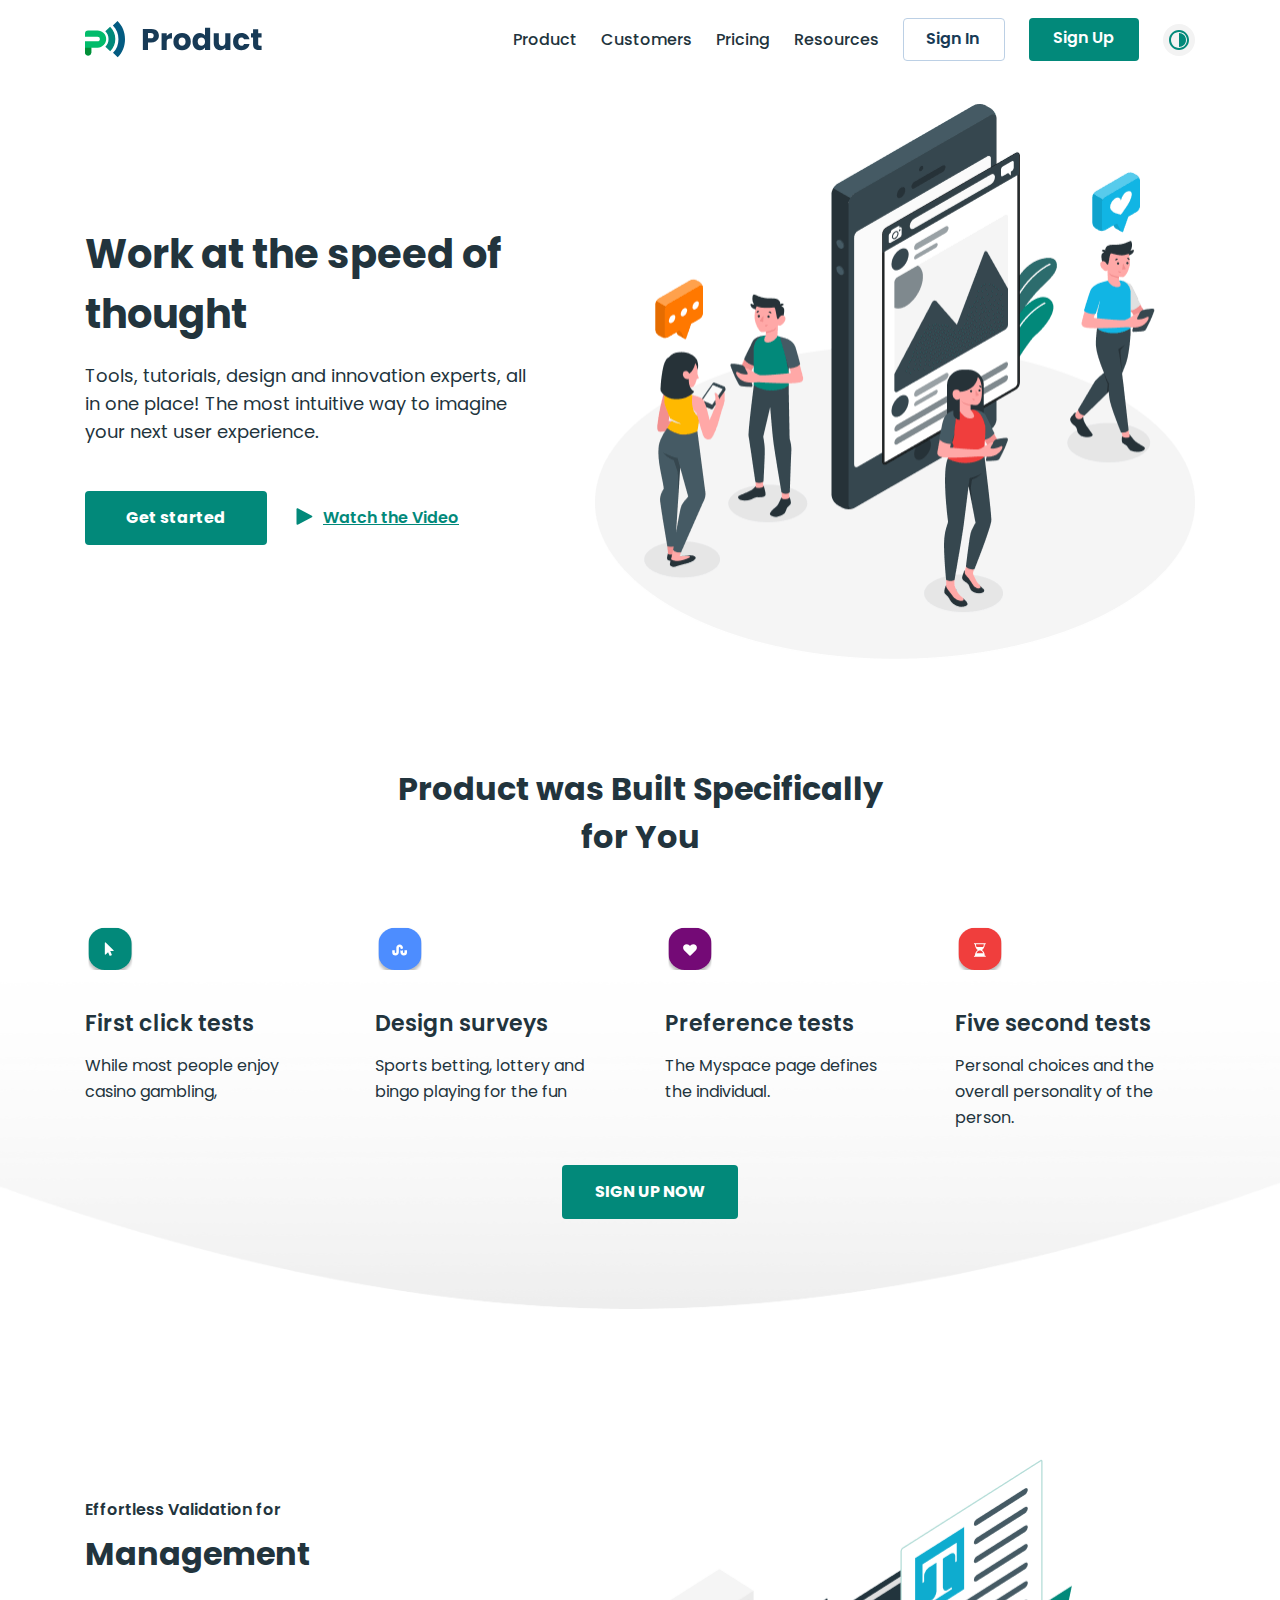
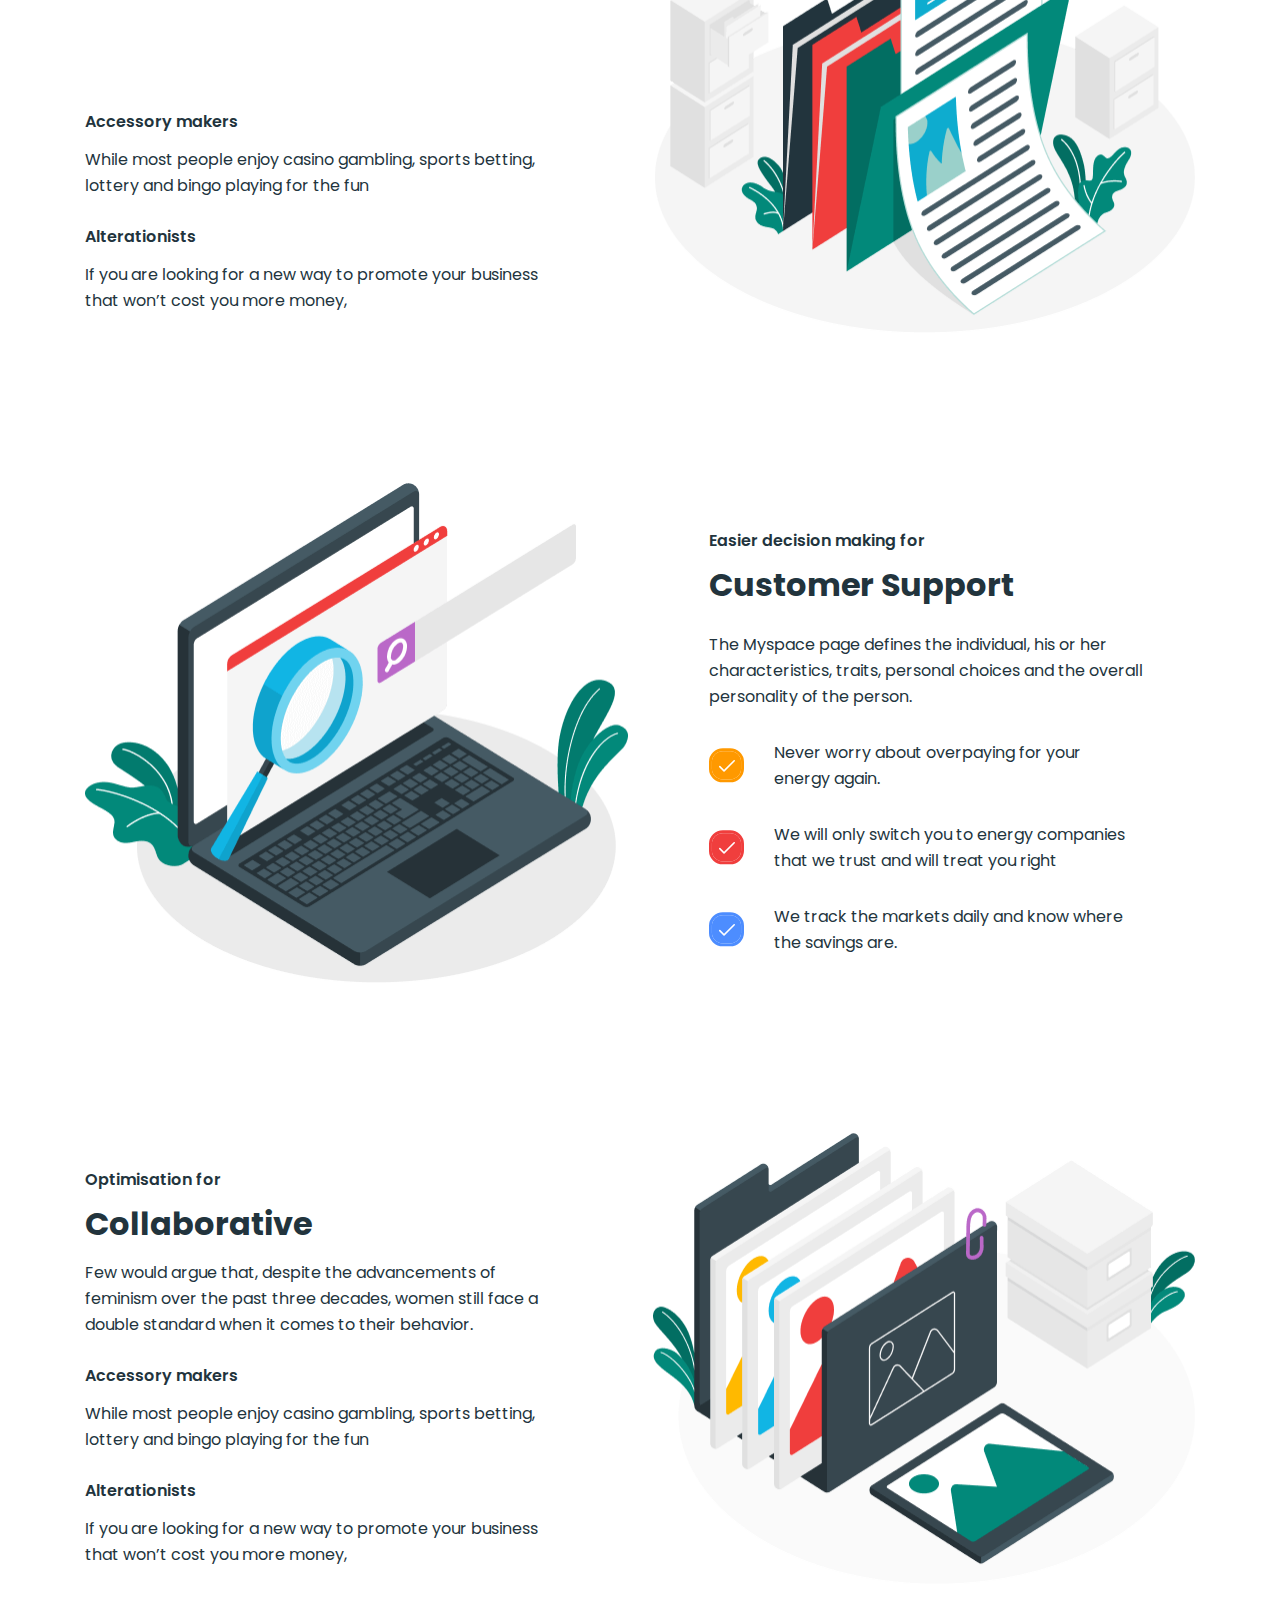
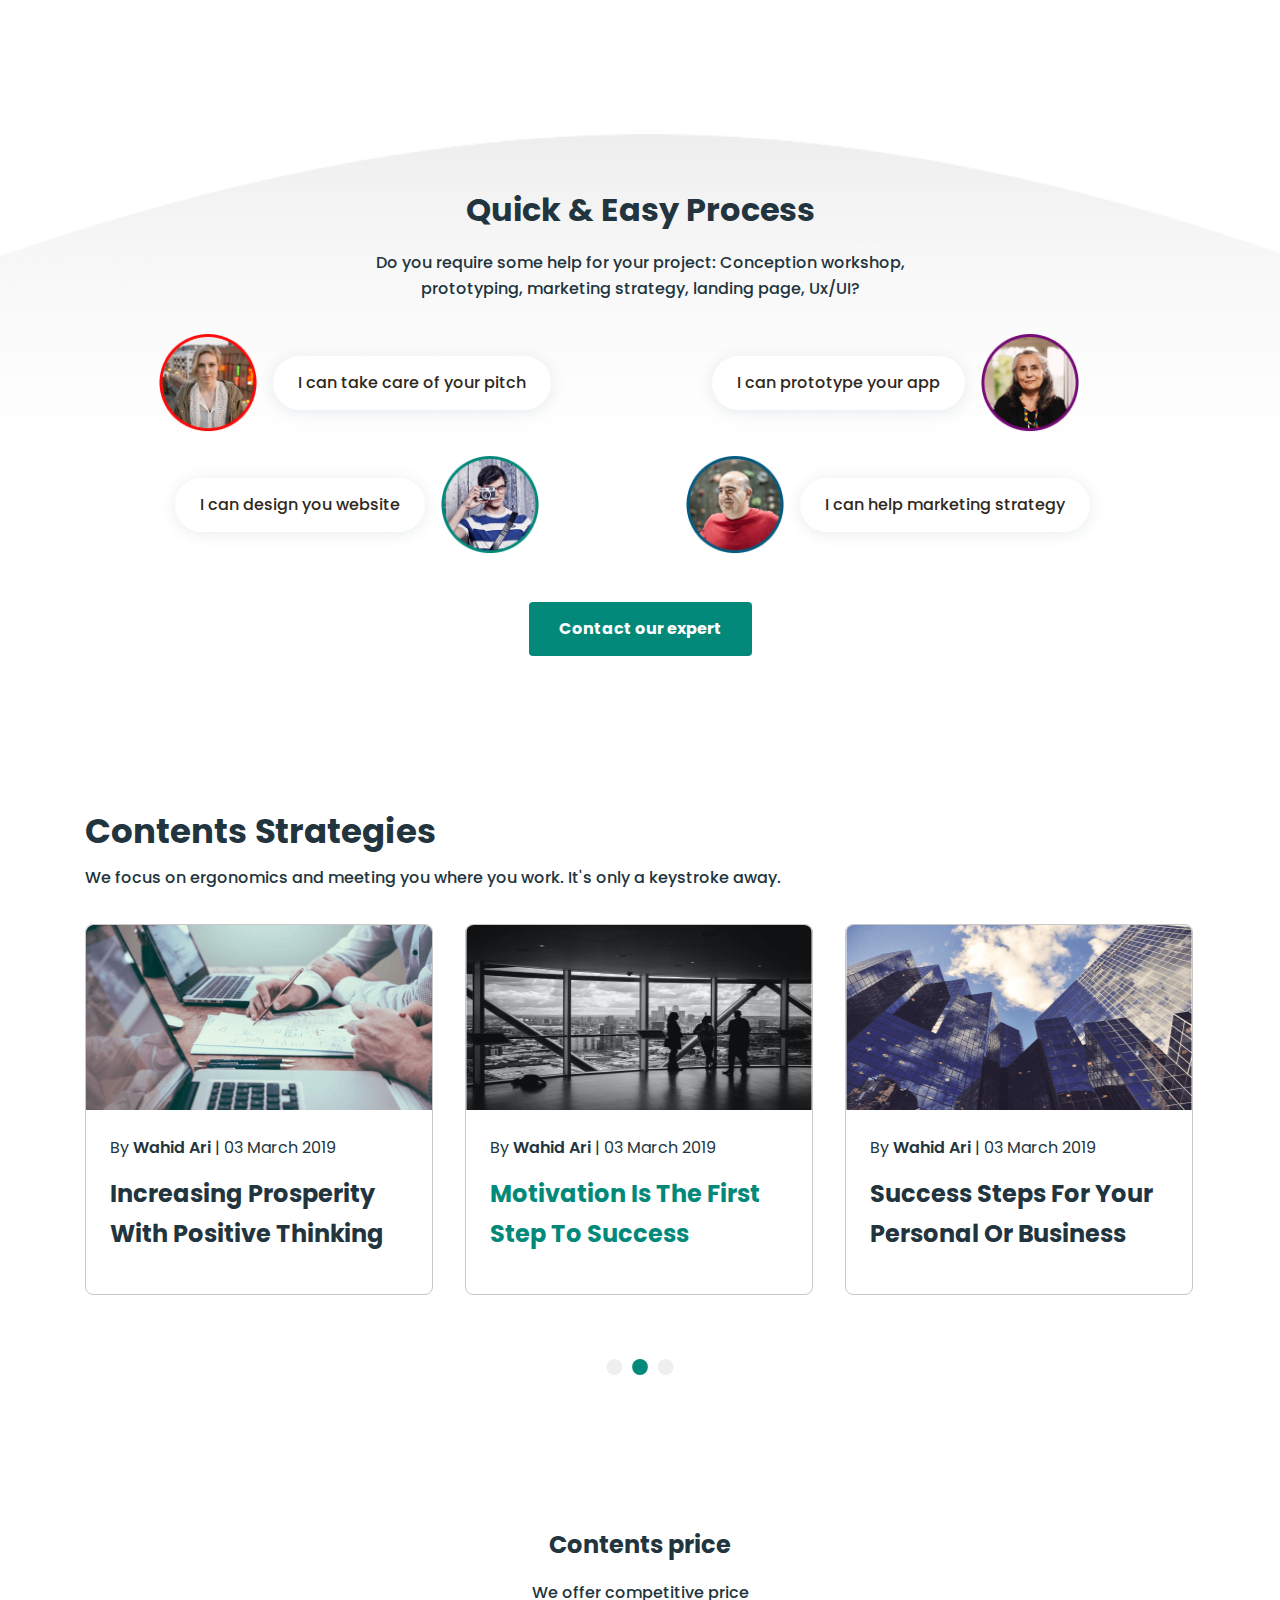
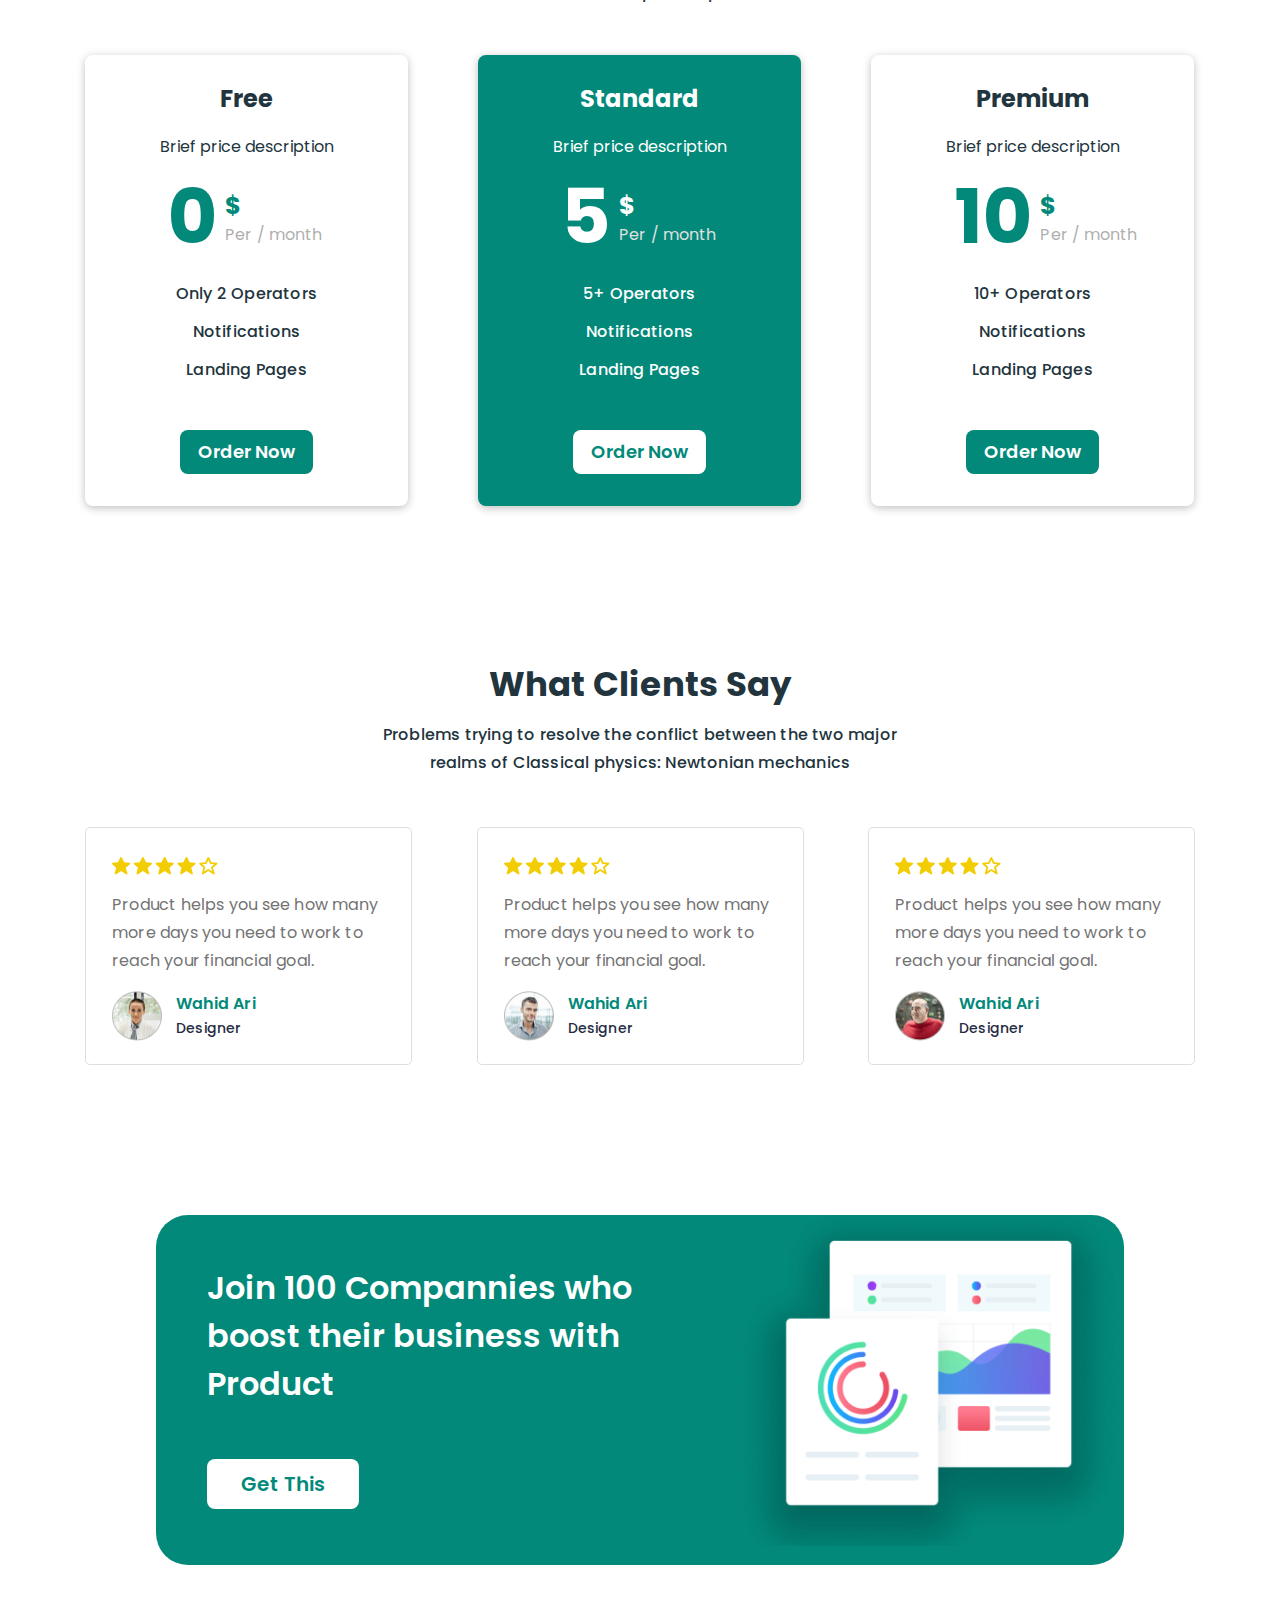
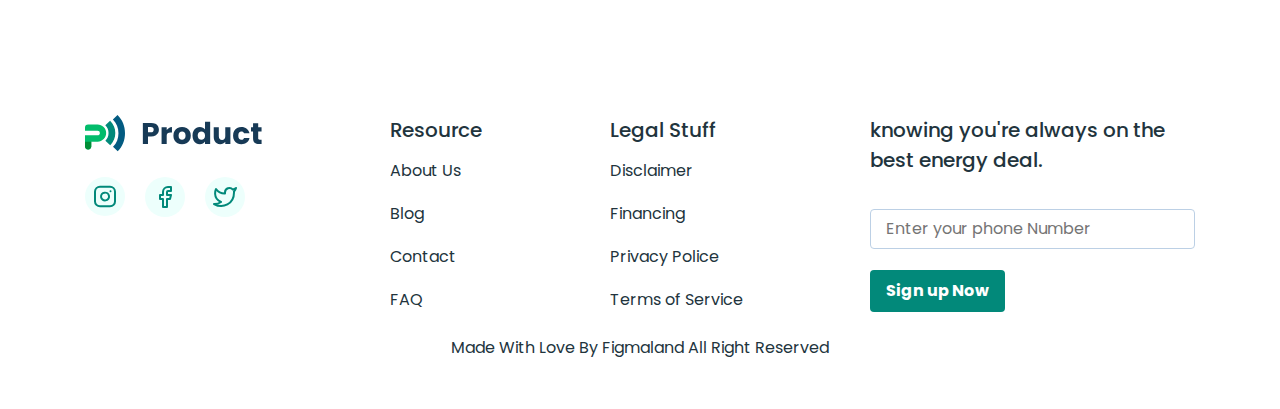
<file: index.html>
<!DOCTYPE html>
<html lang="en">

<head>
    <meta charset="UTF-8" />
    <meta http-equiv="X-UA-Compatible" content="IE=edge" />
    <meta name="viewport" content="width=device-width, initial-scale=1.0" />
    <title>My Product</title>
    <link rel="stylesheet" href="./css/main.css" />
    <!-- <link href="https://cdn.jsdelivr.net/npm/bootstrap@5.0.2/dist/css/bootstrap.min.css" rel="stylesheet"
        integrity="sha384-EVSTQN3/azprG1Anm3QDgpJLIm9Nao0Yz1ztcQTwFspd3yD65VohhpuuCOmLASjC" crossorigin="anonymous" /> -->
</head>

<body>
    <header class="header">
        <div class="container">
            <div class="header__inner">
                <a href="./index.html"><img src="./images/site-logo.svg" width="178" height="37" alt="site logo" /></a>
                <nav class="header__nav">
                    <ul class="header__list">
                        <li class="header__item">
                            <a class="header__link" href="./index.html">Product</a>
                        </li>
                        <li class="header__item">
                            <a class="header__link" href="./customers.html">Customers</a>
                        </li>
                        <li class="header__item">
                            <a class="header__link" href="./pricing.html">Pricing</a>
                        </li>
                        <li class="header__item">
                            <a class="header__link" href="./resources.html">Resources</a>
                        </li>
                        <li class="header__item">
                            <a class="header__btn header__btn--first" href="#">Sign In</a>
                        </li>
                        <li class="header__item">
                            <a class="header__btn header__btn--second" href="#">Sign Up</a>
                        </li>
                        <li class="header__item">
                            <a class="header__icon" href="#"><img src="./images/header-icon.svg" width="32" height="32"
                                    alt="light and dark" /></a>
                        </li>
                    </ul>
                </nav>
                <button class="header__burgerbtn">&#9776;</button>
            </div>
        </div>
    </header>
    <main>
        <section class="hero">
            <div class="container">
                <div class="hero__inner">
                    <div class="hero__content">
                        <h1 class="hero__title">Work at the speed of thought</h1>
                        <p class="hero__text">
                            Tools, tutorials, design and innovation experts, all in one
                            place! The most intuitive way to imagine your next user
                            experience.
                        </p>
                        <div class="hero__links">
                            <a class="hero__btn" href="#">Get started</a>
                            <a class="hero__link" href="#">Watch the Video</a>
                        </div>
                    </div>
                    <!-- <img class="hero__bgimg" src="./images/hero-img.png" width="600" height="555"
                        alt="Work at the speed of thought" /> -->
                </div>
            </div>
        </section>

        <section class="products">
            <div class="container">
                <div class="products__inner">
                    <h2 class="products__title">
                        Product was Built Specifically for You
                    </h2>
                    <ul class="products__list">
                        <li class="products__item">
                            <img class="products__img" src="./images/products1.svg" alt="First click tests" />
                            <a href="#"><strong class="products__subject">First click tests</strong></a>
                            <p class="products__text">
                                While most people enjoy casino gambling,
                            </p>
                        </li>
                        <li class="products__item">
                            <img class="products__img" src="./images/products2.svg" alt="Design surveys" />
                            <a href="#"><strong class="products__subject">Design surveys</strong></a>
                            <p class="products__text">
                                Sports betting, lottery and bingo playing for the fun
                            </p>
                        </li>
                        <li class="products__item">
                            <img class="products__img" src="./images/products3.svg" alt="Preference tests" />
                            <a href="#"><strong class="products__subject">Preference tests</strong></a>
                            <p class="products__text">
                                The Myspace page defines the individual.
                            </p>
                        </li>
                        <li class="products__item">
                            <img class="products__img" src="./images/products4.svg" alt="Five second tests" />
                            <a href="#"><strong class="products__subject">Five second tests</strong></a>
                            <p class="products__text">
                                Personal choices and the overall personality of the person.
                            </p>
                        </li>
                    </ul>
                    <a class="products__btn" href="#">SIGN UP NOW</a>
                </div>
            </div>
        </section>

        <section class="about">
            <div class="container">
                <ul class="about-list">
                    <li class="management">
                        <div class="management__content">
                            <p class="management__headline">Effortless Validation for</p>
                            <h3 class="management__title">Management</h3>
                            <p class="management__textcha">
                                The Myspace page defines the individual, his or her
                                characteristics, traits, personal choices and the overall
                                personality of the person.
                            </p>
                            <strong class="management__subtite management__subtite--first">Accessory makers</strong>
                            <p class="management__text">
                                While most people enjoy casino gambling, sports betting,
                                lottery and bingo playing for the fun
                            </p>
                            <strong class="management__subtite management__subtite--second">Alterationists</strong>
                            <p class="management__text">
                                If you are looking for a new way to promote your business that
                                won’t cost you more money,
                            </p>
                        </div>
                        <img class="management__img" src="./images/manegement-img.png" width="540" height="474"
                            alt="management" />
                    </li>

                    <li class="customer">
                        <img class="customer__img" src="./images/customer-support-img.png" width="543" height="500"
                            alt="customer" />
                        <div class="customer__content">
                            <p class="customer__headline">Easier decision making for</p>
                            <h3 class="customer__title">Customer Support</h3>
                            <p class="customer__text">
                                The Myspace page defines the individual, his or her
                                characteristics, traits, personal choices and the overall
                                personality of the person.
                            </p>
                            <ul class="customer__list">
                                <li class="customer__item customer__item--first">
                                    Never worry about overpaying for your energy again.
                                </li>
                                <li class="customer__item customer__item--seond">
                                    We will only switch you to energy companies that we trust
                                    and will treat you right
                                </li>
                                <li class="customer__item customer__item--three">
                                    We track the markets daily and know where the savings are.
                                </li>
                            </ul>
                        </div>
                    </li>

                    <li class="collaborative">
                        <div class="collaborative__content">
                            <p class="collaborative__headline">Optimisation for</p>
                            <h3 class="collaborative__title">Collaborative</h3>
                            <p class="collaborative__text">
                                Few would argue that, despite the advancements of feminism
                                over the past three decades, women still face a double
                                standard when it comes to their behavior.
                            </p>
                            <strong class="collaborative__subtite collaborative__subtite--second">Accessory
                                makers</strong>
                            <p class="collaborative__text">
                                While most people enjoy casino gambling, sports betting,
                                lottery and bingo playing for the fun
                            </p>
                            <strong
                                class="collaborative__subtite collaborative__subtite--second">Alterationists</strong>
                            <p class="collaborative__text">
                                If you are looking for a new way to promote your business that
                                won’t cost you more money,
                            </p>
                        </div>
                        <img class="collaborative__img" src="./images/collaborative.png" width="542" height="451"
                            alt="collaborative" />
                    </li>
                </ul>
            </div>
        </section>

        <section class="process">
            <div class="container">
                <div class="process__inner">
                    <h2 class="process__title">Quick & Easy Process</h2>
                    <p class="process__headline">
                        Do you require some help for your project: Conception workshop,
                        prototyping, marketing strategy, landing page, Ux/UI?
                    </p>
                    <ul class="process__list">
                        <li class="process__item">
                            <img class="process__img" width="98" height="98" src="./images/process1.png" alt="pitch" />
                            <p class="process__text">I can take care of your pitch</p>
                        </li>
                        <li class="process__item">
                            <img class="process__img" width="98" height="98" src="./images/process2.png" alt="pitch" />
                            <p class="process__text">I can prototype your app</p>
                        </li>
                        <li class="process__item">
                            <img class="process__img" width="98" height="98" src="./images/process3.png" alt="pitch" />
                            <p class="process__text">I can design you website</p>
                        </li>
                        <li class="process__item">
                            <img class="process__img" width="98" height="98" src="./images/process4.png" alt="pitch" />
                            <p class="process__text">I can help marketing strategy</p>
                        </li>
                    </ul>
                    <a class="process__btn" href="#">Contact our expert</a>
                </div>
            </div>
        </section>

        <section class="strategies">
            <div class="container">
                <div class="strategies__inner">
                    <h3 class="strategies__title">Contents Strategies</h3>
                    <p class="strategies__headline">
                        We focus on ergonomics and meeting you where you work. It's only a
                        keystroke away.
                    </p>
                    <ul class="strategies__list">
                        <li class="strategies__item">
                            <img src="./images/strategies1.png" width="346" height="185" alt="strategies First" />
                            <div class="strategies__cardbody">
                                <p class="strategies__text">
                                    By <span class="strategies__textbold"> Wahid Ari </span> |
                                    03 March 2019
                                </p>
                                <a href="#">
                                    <strong class="strategies__subject">Increasing Prosperity With Positive
                                        Thinking</strong></a>
                            </div>
                        </li>
                        <li class="strategies__item">
                            <img class="strategies__img" src="./images/strategies2.png" width="346" height="185"
                                alt="strategies First" />
                            <div class="strategies__cardbody">
                                <p class="strategies__text">
                                    By <span class="strategies__textbold"> Wahid Ari </span> |
                                    03 March 2019
                                </p>
                                <a href="#">
                                    <strong class="strategies__subject strategies__subject--color">Motivation Is The
                                        First Step To Success</strong></a>
                            </div>
                        </li>
                        <li class="strategies__item">
                            <img class="strategies__img" src="./images/strategies3.png" width="346" height="185"
                                alt="strategies First" />
                            <div class="strategies__cardbody">
                                <p class="strategies__text">
                                    By <span class="strategies__textbold"> Wahid Ari </span> |
                                    03 March 2019
                                </p>
                                <a href="#">
                                    <strong class="strategies__subject">Success Steps For Your Personal Or
                                        Business</strong></a>
                            </div>
                        </li>
                    </ul>
                    <img class="strategies__icon" src="./images/carosolt.svg" width="68" height="16" alt="carosolt" />
                </div>
            </div>
        </section>

        <section class="price">
            <div class="container">
                <div class="price__inner">
                    <h4 class="price__title">Contents price</h4>
                    <p class="price__headline">We offer competitive price</p>
                    <ul class="price__list">
                        <li class="price__item">
                            <h5 class="price__subtitle">Free</h5>
                            <p class="price__text">Brief price description</p>
                            <div class="price__solt">
                                <span class="price__number">0 </span>
                                <div class="price__right">
                                    <span class="price__dollar">$</span>
                                    <p class="price__date">Per / month</p>
                                </div>
                            </div>
                            <ul class="price__littlelist">
                                <li class="price__littleitem">Only 2 Operators</li>
                                <li class="price__littleitem">Notifications</li>
                                <li class="price__littleitem">Landing Pages</li>
                            </ul>
                            <a class="price__btn" href="#">Order Now</a>
                        </li>
                        <li class="price__item price__item--second">
                            <h5 class="price__subtitle price__subtitle--second">
                                Standard
                            </h5>
                            <p class="price__text price__text--second">
                                Brief price description
                            </p>
                            <div class="price__solt price__solt--second">
                                <span class="price__number price__number--second">5 </span>
                                <div class="price__right price__right--second">
                                    <span class="price__dollar price__dollar--second">$</span>
                                    <p class="price__date price__date--second">Per / month</p>
                                </div>
                            </div>
                            <ul class="price__littlelist">
                                <li class="price__littleitem price__littleitem--second">
                                    5+ Operators
                                </li>
                                <li class="price__littleitem price__littleitem--second">
                                    Notifications
                                </li>
                                <li class="price__littleitem price__littleitem--second">
                                    Landing Pages
                                </li>
                            </ul>
                            <a class="price__btn price__btn--second" href="#">Order Now</a>
                        </li>
                        <li class="price__item">
                            <h5 class="price__subtitle">Premium</h5>
                            <p class="price__text">Brief price description</p>
                            <div class="price__solt">
                                <span class="price__number">10 </span>
                                <div class="price__right">
                                    <span class="price__dollar">$</span>
                                    <p class="price__date">Per / month</p>
                                </div>
                            </div>
                            <ul class="price__littlelist">
                                <li class="price__littleitem">10+ Operators</li>
                                <li class="price__littleitem">Notifications</li>
                                <li class="price__littleitem">Landing Pages</li>
                            </ul>
                            <a class="price__btn" href="#">Order Now</a>
                        </li>
                    </ul>
                </div>
            </div>
        </section>

        <section class="clients">
            <div class="container">
                <div class="clients__inner">
                    <h5 class="clients__title">What Clients Say</h5>
                    <p class="clients__headline">
                        Problems trying to resolve the conflict between the two major
                        realms of Classical physics: Newtonian mechanics
                    </p>
                    <ul class="clients__list">
                        <li class="clients__item">
                            <img class="clients__icon" src="./images/stars.svg" width="106" height="18" alt="stars" />
                            <p class="clients__text">
                                Product helps you see how many more days you need to work to
                                reach your financial goal.
                            </p>
                            <div class="clients__blok">
                                <img src="./images/client1.png" width="50" height="50" alt="Wahid Ari" />
                                <div class="clients__right">
                                    <strong class="clients__name">Wahid Ari</strong>
                                    <p class="clients__job">Designer</p>
                                </div>
                            </div>
                        </li>
                        <li class="clients__item">
                            <img class="clients__icon" src="./images/stars.svg" width="106" height="18" alt="stars" />
                            <p class="clients__text">
                                Product helps you see how many more days you need to work to
                                reach your financial goal.
                            </p>
                            <div class="clients__blok">
                                <img src="./images/client2.png" width="50" height="50" alt="Wahid Ari" />
                                <div class="clients__right">
                                    <strong class="clients__name">Wahid Ari</strong>
                                    <p class="clients__job">Designer</p>
                                </div>
                            </div>
                        </li>
                        <li class="clients__item">
                            <img class="clients__icon" src="./images/stars.svg" width="106" height="18" alt="stars" />
                            <p class="clients__text">
                                Product helps you see how many more days you need to work to
                                reach your financial goal.
                            </p>
                            <div class="clients__blok">
                                <img src="./images/client3.png" width="50" height="50" alt="Wahid Ari" />
                                <div class="clients__right">
                                    <strong class="clients__name">Wahid Ari</strong>
                                    <p class="clients__job">Designer</p>
                                </div>
                            </div>
                        </li>
                    </ul>
                </div>
            </div>
        </section>

        <section class="register">
            <div class="container">
                <div class="register__inner">
                    <div class="register__content">
                        <h6 class="register__title">
                            Join 100 Compannies who boost their business with Product
                        </h6>
                        <a class="register__btn" href="#">Get This</a>
                    </div>
                    <!-- <img class="register__img" style="object-fit: cover" src="./images/register-bgi.png" width="351"
                        height="331" alt="register" /> -->
                </div>
            </div>
        </section>
    </main>

    <footer class="site-footer">
        <div class="container">
            <div class="site-footer__inner">
                <div class="site-footer__top">
                    <div class="site-footer-network">
                        <a href="./index.html">
                            <img class="site-footer-network__log" src="./images/site-logo.svg" width="178" height="37"
                                alt="site logo" />
                        </a>
                        <div class="site-footer-network__massages">
                            <a class="site-footer-network__link" href="#"><img class="site-footer-network__img"
                                    src="./images/instagram.svg" width="40" height="40" alt="instagram" /></a>
                            <a class="site-footer-network__link" href="#"><img class="site-footer-network__img"
                                    src="./images/facebook.svg" width="40" height="40" alt="facebook" /></a>
                            <a class="site-footer-network__link" href="#"><img class="site-footer-network__img"
                                    src="./images/twitter.svg" width="40" height="40" alt="twitter" /></a>
                        </div>
                    </div>
                    <div class="site-footer-resource">
                        <strong class="site-footer-resource__headline">Resource</strong>
                        <ul class="site-footer-resource__list">
                            <li class="site-footer-resource__item">
                                <a class="site-footer-resource__link" href="#"> About Us</a>
                            </li>
                            <li class="site-footer-resource__item">
                                <a class="site-footer-resource__link" href="#"> Blog</a>
                            </li>
                            <li class="site-footer-resource__item">
                                <a class="site-footer-resource__link" href="#"> Contact</a>
                            </li>
                            <li class="site-footer-resource__item">
                                <a class="site-footer-resource__link" href="#"> FAQ</a>
                            </li>
                        </ul>
                    </div>
                    <div class="site-footer-resource">
                        <strong class="site-footer-resource__headline">Legal Stuff</strong>
                        <ul class="site-footer-resource__list">
                            <li class="site-footer-resource__item">
                                <a class="site-footer-resource__link" href="#">Disclaimer</a>
                            </li>
                            <li class="site-footer-resource__item">
                                <a class="site-footer-resource__link" href="#">Financing</a>
                            </li>
                            <li class="site-footer-resource__item">
                                <a class="site-footer-resource__link" href="#">Privacy Police</a>
                            </li>
                            <li class="site-footer-resource__item">
                                <a class="site-footer-resource__link" href="#">Terms of Service</a>
                            </li>
                        </ul>
                    </div>
                    <div class="site-footer-form">
                        <strong class="site-footer-form__headline">knowing you're always on the best energy deal.
                        </strong>
                        <form action="http://echo.htmlacademy.ru/" method="POST">
                            <label for="tel"></label>
                            <input class="site-footer-form__input" id="tel" name="tel" type="text"
                                placeholder="Enter your phone Number" aria-label="Text" />
                            <button class="site-footer-form__btn" type="submit">
                                Sign up Now
                            </button>
                        </form>
                    </div>
                </div>
                <p class="site-footer__by">
                    Made With Love By Figmaland All Right Reserved
                </p>
            </div>
        </div>
    </footer>

    <script src="./js/main.js"></script>
    <script src="https://cdn.jsdelivr.net/npm/bootstrap@5.0.2/dist/js/bootstrap.bundle.min.js"
        integrity="sha384-MrcW6ZMFYlzcLA8Nl+NtUVF0sA7MsXsP1UyJoMp4YLEuNSfAP+JcXn/tWtIaxVXM" crossorigin="anonymous">
    </script>
</body>

</html>
</file>
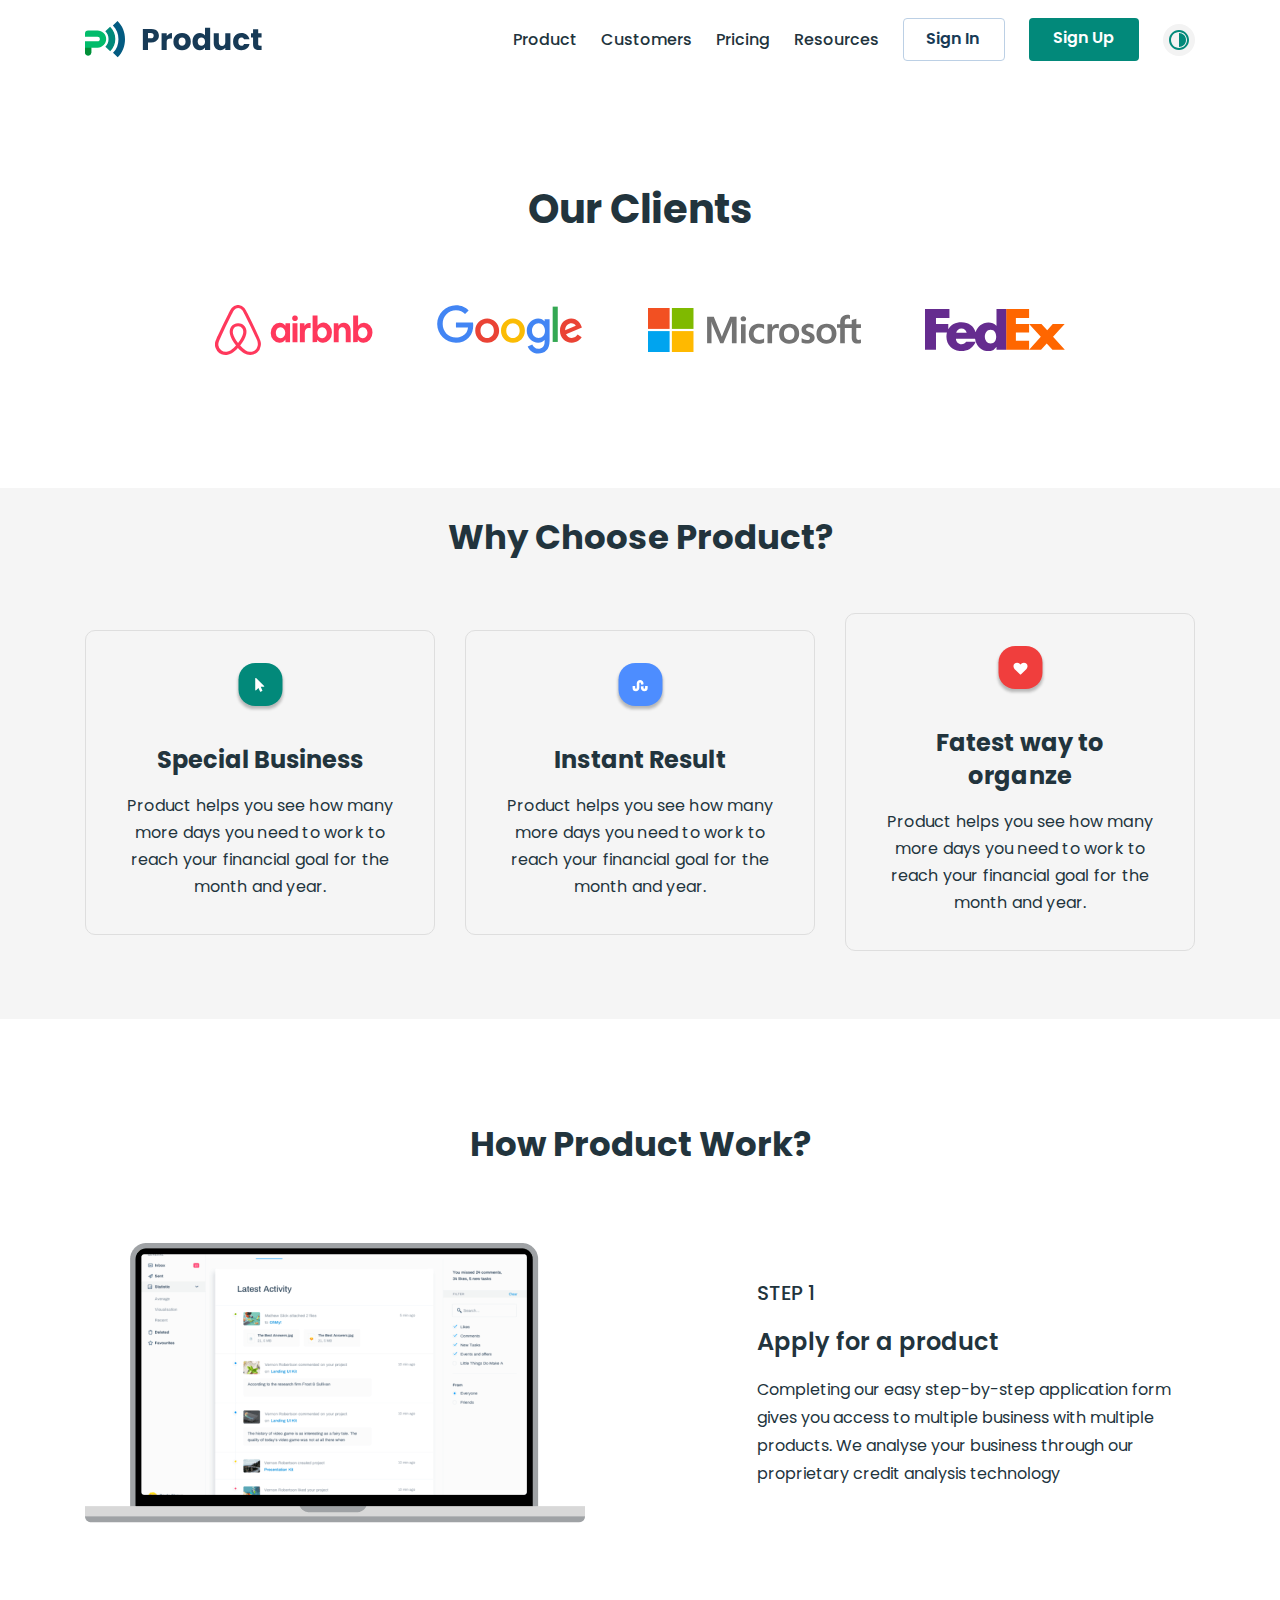
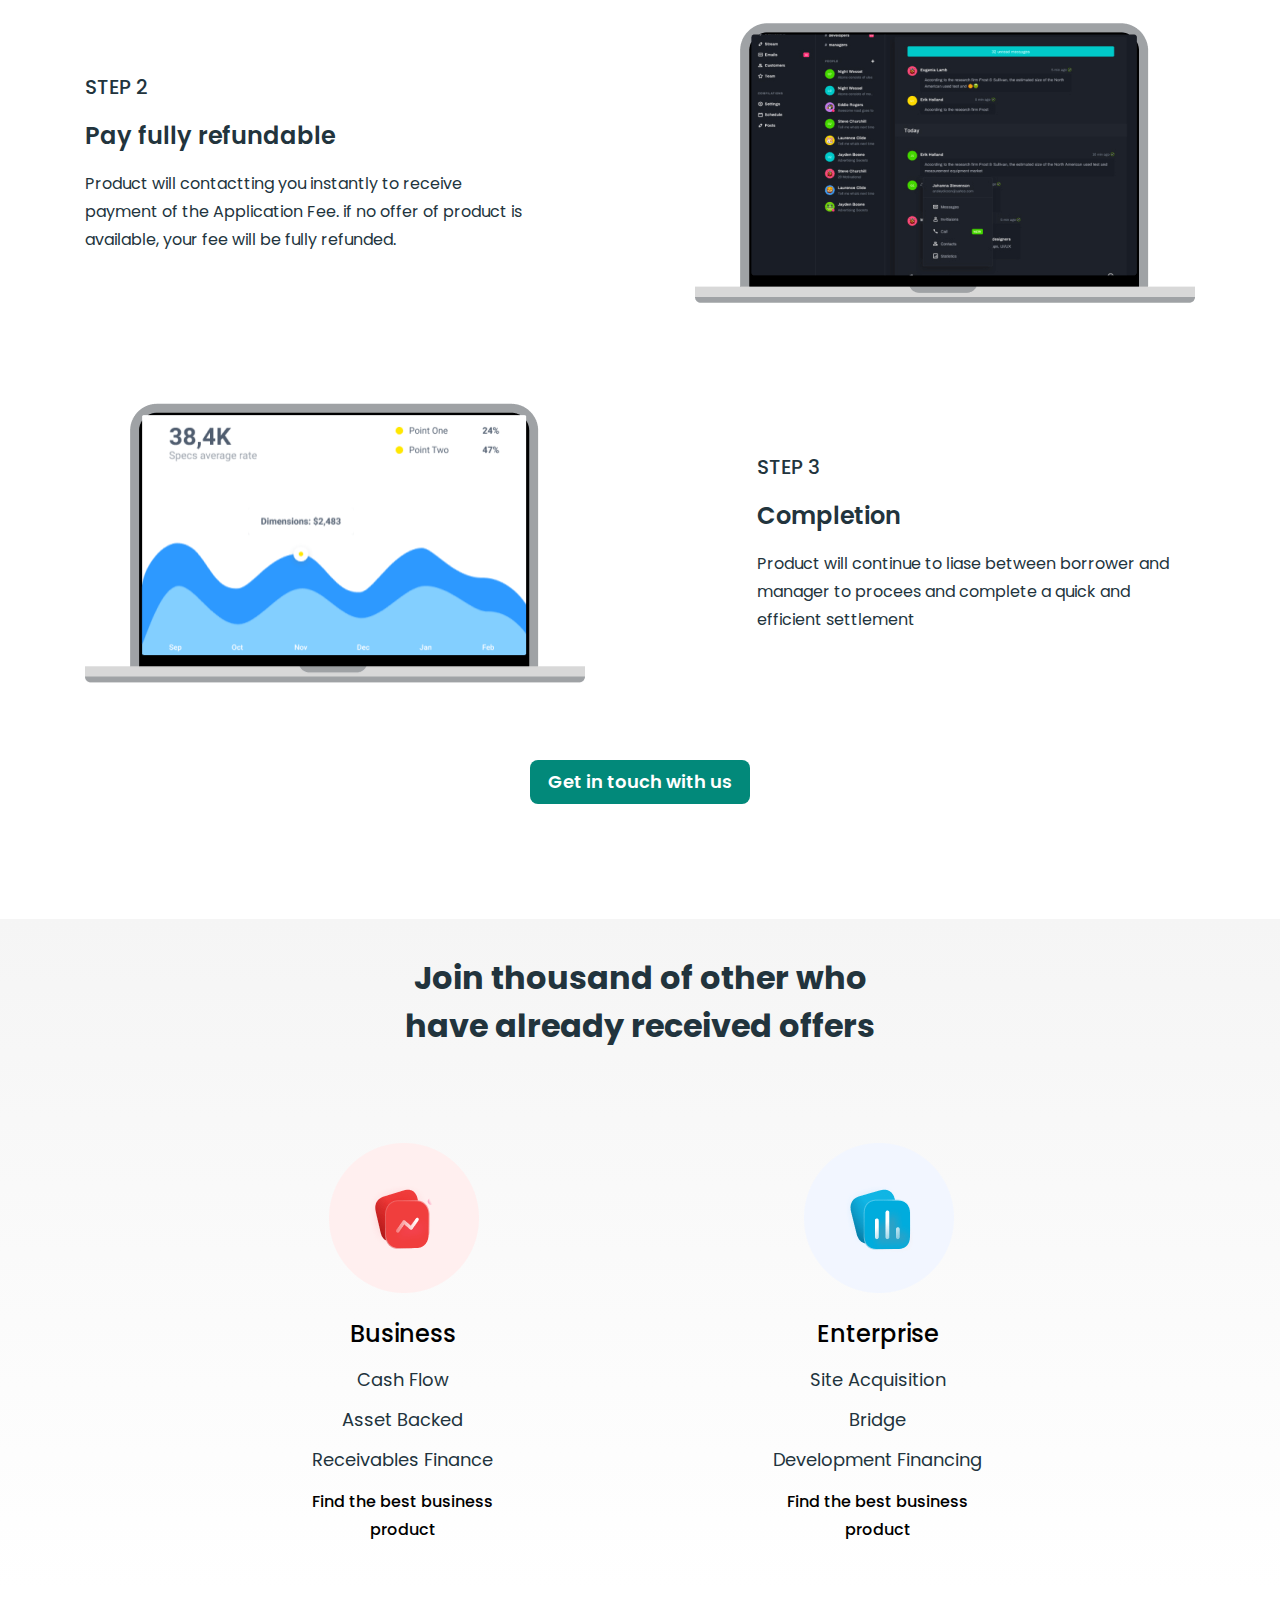
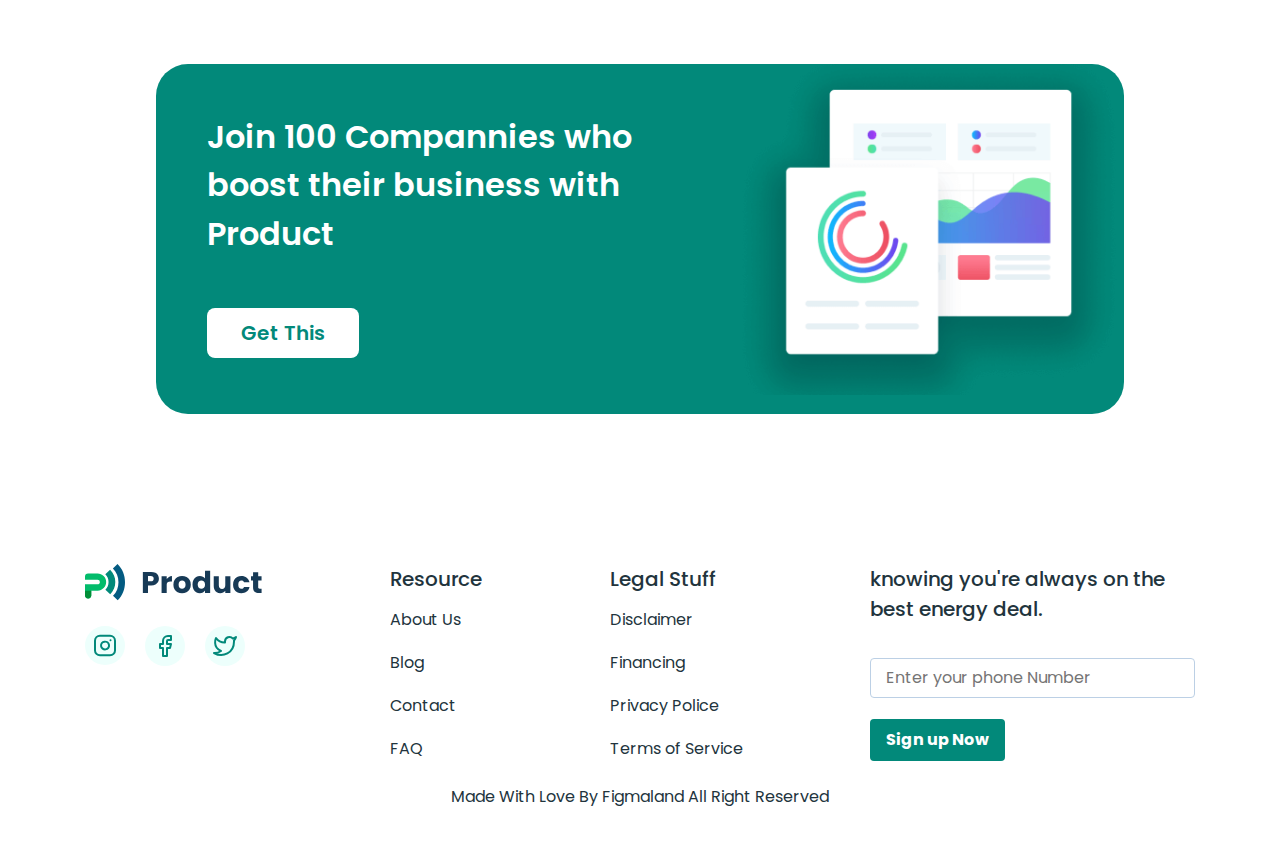
<file: customers.html>
<!DOCTYPE html>
<html lang="en">

<head>
    <meta charset="UTF-8" />
    <meta http-equiv="X-UA-Compatible" content="IE=edge" />
    <meta name="viewport" content="width=device-width, initial-scale=1.0" />
    <title>Customers</title>
    <link rel="stylesheet" href="./css/main.css" />
    <!-- <link href="https://cdn.jsdelivr.net/npm/bootstrap@5.0.2/dist/css/bootstrap.min.css" rel="stylesheet"
        integrity="sha384-EVSTQN3/azprG1Anm3QDgpJLIm9Nao0Yz1ztcQTwFspd3yD65VohhpuuCOmLASjC" crossorigin="anonymous" /> -->
</head>

<body>
    <header class="header">
        <div class="container">
            <div class="header__inner">
                <a href="./index.html"><img src="./images/site-logo.svg" width="178" height="37" alt="site logo" /></a>
                <nav class="header__nav">
                    <ul class="header__list">
                        <li class="header__item">
                            <a class="header__link" href="./index.html">Product</a>
                        </li>
                        <li class="header__item">
                            <a class="header__link" href="./customers.html">Customers</a>
                        </li>
                        <li class="header__item">
                            <a class="header__link" href="./pricing.html">Pricing</a>
                        </li>
                        <li class="header__item">
                            <a class="header__link" href="./resources.html">Resources</a>
                        </li>
                        <li class="header__item">
                            <a class="header__btn header__btn--first" href="#">Sign In</a>
                        </li>
                        <li class="header__item">
                            <a class="header__btn header__btn--second" href="#">Sign Up</a>
                        </li>
                        <li class="header__item">
                            <a class="header__icon" href="#"><img src="./images/header-icon.svg" width="32" height="32"
                                    alt="light and dark" /></a>
                        </li>
                    </ul>
                </nav>
                <button class="header__burgerbtn">&#9776;</button>
            </div>
        </div>
    </header>

    <main>
        <section class="our-clients">
            <div class="container">
                <div class="our-clients__inner">
                    <h1 class="our-clients__title">Our Clients</h1>
                    <ul class="our-clients__list">
                        <li class="our-clients__item">
                            <a class="our-clients__airbnb" href="#">
                                <img src="./images/airbnb.svg" width="158" height="50" alt="airbnb" />
                            </a>
                        </li>
                        <li class="our-clients__item">
                            <a class="our-clients__google" href="#">
                                <img src="./images/google.svg" width="146" height="50" alt="google" />
                            </a>
                        </li>
                        <li class="our-clients__item">
                            <a href="#">
                                <img class="our-clients__microsoft" src="./images/microsoft.svg" width="213" height="44"
                                    alt="microsoft" />
                            </a>
                        </li>
                        <li class="our-clients__item">
                            <a href="#">
                                <img class="our-clients__fedex" src="./images/fedex.svg" width="140" height="42"
                                    alt="fedex" />
                            </a>
                        </li>
                    </ul>
                </div>
            </div>
        </section>

        <section class="choose">
            <div class="container">
                <div class="choose__inner">
                    <h2 class="choose__title">Why Choose Product?</h2>
                    <ul class="choose__list">
                        <li class="choose__item">
                            <strong class="choose__heading"><a class="choose__link" href="#">
                                    Special Business</a></strong>
                            <p class="choose__text">
                                Product helps you see how many more days you need to work to
                                reach your financial goal for the month and year.
                            </p>
                        </li>
                        <li class="choose__item">
                            <strong class="choose__heading"><a class="choose__link" href="#"> Instant
                                    Result</a></strong>
                            <p class="choose__text">
                                Product helps you see how many more days you need to work to
                                reach your financial goal for the month and year.
                            </p>
                        </li>
                        <li class="choose__item">
                            <strong class="choose__heading"><a class="choose__link" href="#">
                                    Fatest way to organze</a></strong>
                            <p class="choose__text">
                                Product helps you see how many more days you need to work to
                                reach your financial goal for the month and year.
                            </p>
                        </li>
                    </ul>
                </div>
            </div>
        </section>

        <section class="product-work">
            <div class="container">
                <div class="product-work__inner">
                    <h3 class="product-work__title">How Product Work?</h3>
                    <ul class="product-work__list">
                        <li class="product-work__item">
                            <div class="product-work__content">
                                <p class="product-work__head">STEP 1</p>
                                <strong class="product-work__headline">Apply for a product</strong>
                                <p class="product-work__text">
                                    Completing our easy step-by-step application form gives you
                                    access to multiple business with multiple products. We
                                    analyse your business through our proprietary credit
                                    analysis technology
                                </p>
                            </div>
                        </li>
                        <li class="product-work__item">
                            <div class="product-work__content2">
                                <p class="product-work__head">STEP 2</p>
                                <strong class="product-work__headline">Pay fully refundable</strong>
                                <p class="product-work__text">
                                    Product will contactting you instantly to receive payment of
                                    the Application Fee. if no offer of product is available,
                                    your fee will be fully refunded.
                                </p>
                            </div>
                        </li>
                        <li class="product-work__item">
                            <div class="product-work__content3">
                                <p class="product-work__head">STEP 3</p>
                                <strong class="product-work__headline">Completion</strong>
                                <p class="product-work__text">
                                    Product will continue to liase between borrower and manager
                                    to procees and complete a quick and efficient settlement
                                </p>
                            </div>
                        </li>
                    </ul>
                    <a class="product-work__btn" href="#">Get in touch with us</a>
                </div>
            </div>
        </section>

        <section class="offer">
            <div class="container">
                <div class="offer__inner">
                    <h4 class="offer__title">
                        Join thousand of other who have already received offers
                    </h4>
                    <ul class="offer__list">
                        <li class="offer__item">
                            <h5 class="offer__head">Business</h5>
                            <ul class="offer__littlelist">
                                <li class="offer__littleitem">
                                    <a class="offer__littlelink" href="#">Cash Flow</a>
                                </li>
                                <li class="offer__littleitem">
                                    <a class="offer__littlelink" href="#">Asset Backed</a>
                                </li>
                                <li class="offer__littleitem">
                                    <a class="offer__littlelink" href="#">Receivables Finance</a>
                                </li>
                            </ul>
                            <strong class="offer__text">Find the best business product</strong>
                        </li>
                        <li class="offer__item">
                            <h5 class="offer__head">Enterprise</h5>
                            <ul class="offer__littlelist">
                                <li class="offer__littleitem">
                                    <a class="offer__littlelink" href="#">Site Acquisition</a>
                                </li>
                                <li class="offer__littleitem">
                                    <a class="offer__littlelink" href="#"> Bridge</a>
                                </li>
                                <li class="offer__littleitem">
                                    <a class="offer__littlelink" href="#">Development Financing</a>
                                </li>
                            </ul>
                            <strong class="offer__text">Find the best business product</strong>
                        </li>
                    </ul>
                </div>
            </div>
        </section>

        <section class="register">
            <div class="container">
                <div class="register__inner">
                    <div class="register__content">
                        <h6 class="register__title">
                            Join 100 Compannies who boost their business with Product
                        </h6>
                        <a class="register__btn" href="#">Get This</a>
                    </div>
                    <!-- <img class="register__img" style="object-fit: cover" src="./images/register-bgi.png" width="351"
                        height="331" alt="register" /> -->
                </div>
            </div>
        </section>
    </main>

    <footer class="site-footer">
        <div class="container">
            <div class="site-footer__inner">
                <div class="site-footer__top">
                    <div class="site-footer-network">
                        <a href="./index.html">
                            <img class="site-footer-network__log" src="./images/site-logo.svg" width="178" height="37"
                                alt="site logo" />
                        </a>
                        <div class="site-footer-network__massages">
                            <a class="site-footer-network__link" href="#"><img class="site-footer-network__img"
                                    src="./images/instagram.svg" width="40" height="40" alt="instagram" /></a>
                            <a class="site-footer-network__link" href="#"><img class="site-footer-network__img"
                                    src="./images/facebook.svg" width="40" height="40" alt="facebook" /></a>
                            <a class="site-footer-network__link" href="#"><img class="site-footer-network__img"
                                    src="./images/twitter.svg" width="40" height="40" alt="twitter" /></a>
                        </div>
                    </div>
                    <div class="site-footer-resource">
                        <strong class="site-footer-resource__headline">Resource</strong>
                        <ul class="site-footer-resource__list">
                            <li class="site-footer-resource__item">
                                <a class="site-footer-resource__link" href="#"> About Us</a>
                            </li>
                            <li class="site-footer-resource__item">
                                <a class="site-footer-resource__link" href="#"> Blog</a>
                            </li>
                            <li class="site-footer-resource__item">
                                <a class="site-footer-resource__link" href="#"> Contact</a>
                            </li>
                            <li class="site-footer-resource__item">
                                <a class="site-footer-resource__link" href="#"> FAQ</a>
                            </li>
                        </ul>
                    </div>
                    <div class="site-footer-resource">
                        <strong class="site-footer-resource__headline">Legal Stuff</strong>
                        <ul class="site-footer-resource__list">
                            <li class="site-footer-resource__item">
                                <a class="site-footer-resource__link" href="#">Disclaimer</a>
                            </li>
                            <li class="site-footer-resource__item">
                                <a class="site-footer-resource__link" href="#">Financing</a>
                            </li>
                            <li class="site-footer-resource__item">
                                <a class="site-footer-resource__link" href="#">Privacy Police</a>
                            </li>
                            <li class="site-footer-resource__item">
                                <a class="site-footer-resource__link" href="#">Terms of Service</a>
                            </li>
                        </ul>
                    </div>
                    <div class="site-footer-form">
                        <strong class="site-footer-form__headline">knowing you're always on the best energy deal.
                        </strong>
                        <form action="http://echo.htmlacademy.ru/" method="POST">
                            <label for="tel"></label>
                            <input class="site-footer-form__input" id="tel" name="tel" type="text"
                                placeholder="Enter your phone Number" aria-label="Text" />
                            <button class="site-footer-form__btn" type="submit">
                                Sign up Now
                            </button>
                        </form>
                    </div>
                </div>
                <p class="site-footer__by">
                    Made With Love By Figmaland All Right Reserved
                </p>
            </div>
        </div>
    </footer>
    <script src="./js/main.js"></script>
    <script src="https://cdn.jsdelivr.net/npm/bootstrap@5.0.2/dist/js/bootstrap.bundle.min.js"
        integrity="sha384-MrcW6ZMFYlzcLA8Nl+NtUVF0sA7MsXsP1UyJoMp4YLEuNSfAP+JcXn/tWtIaxVXM" crossorigin="anonymous">
    </script>
</body>

</html>
</file>
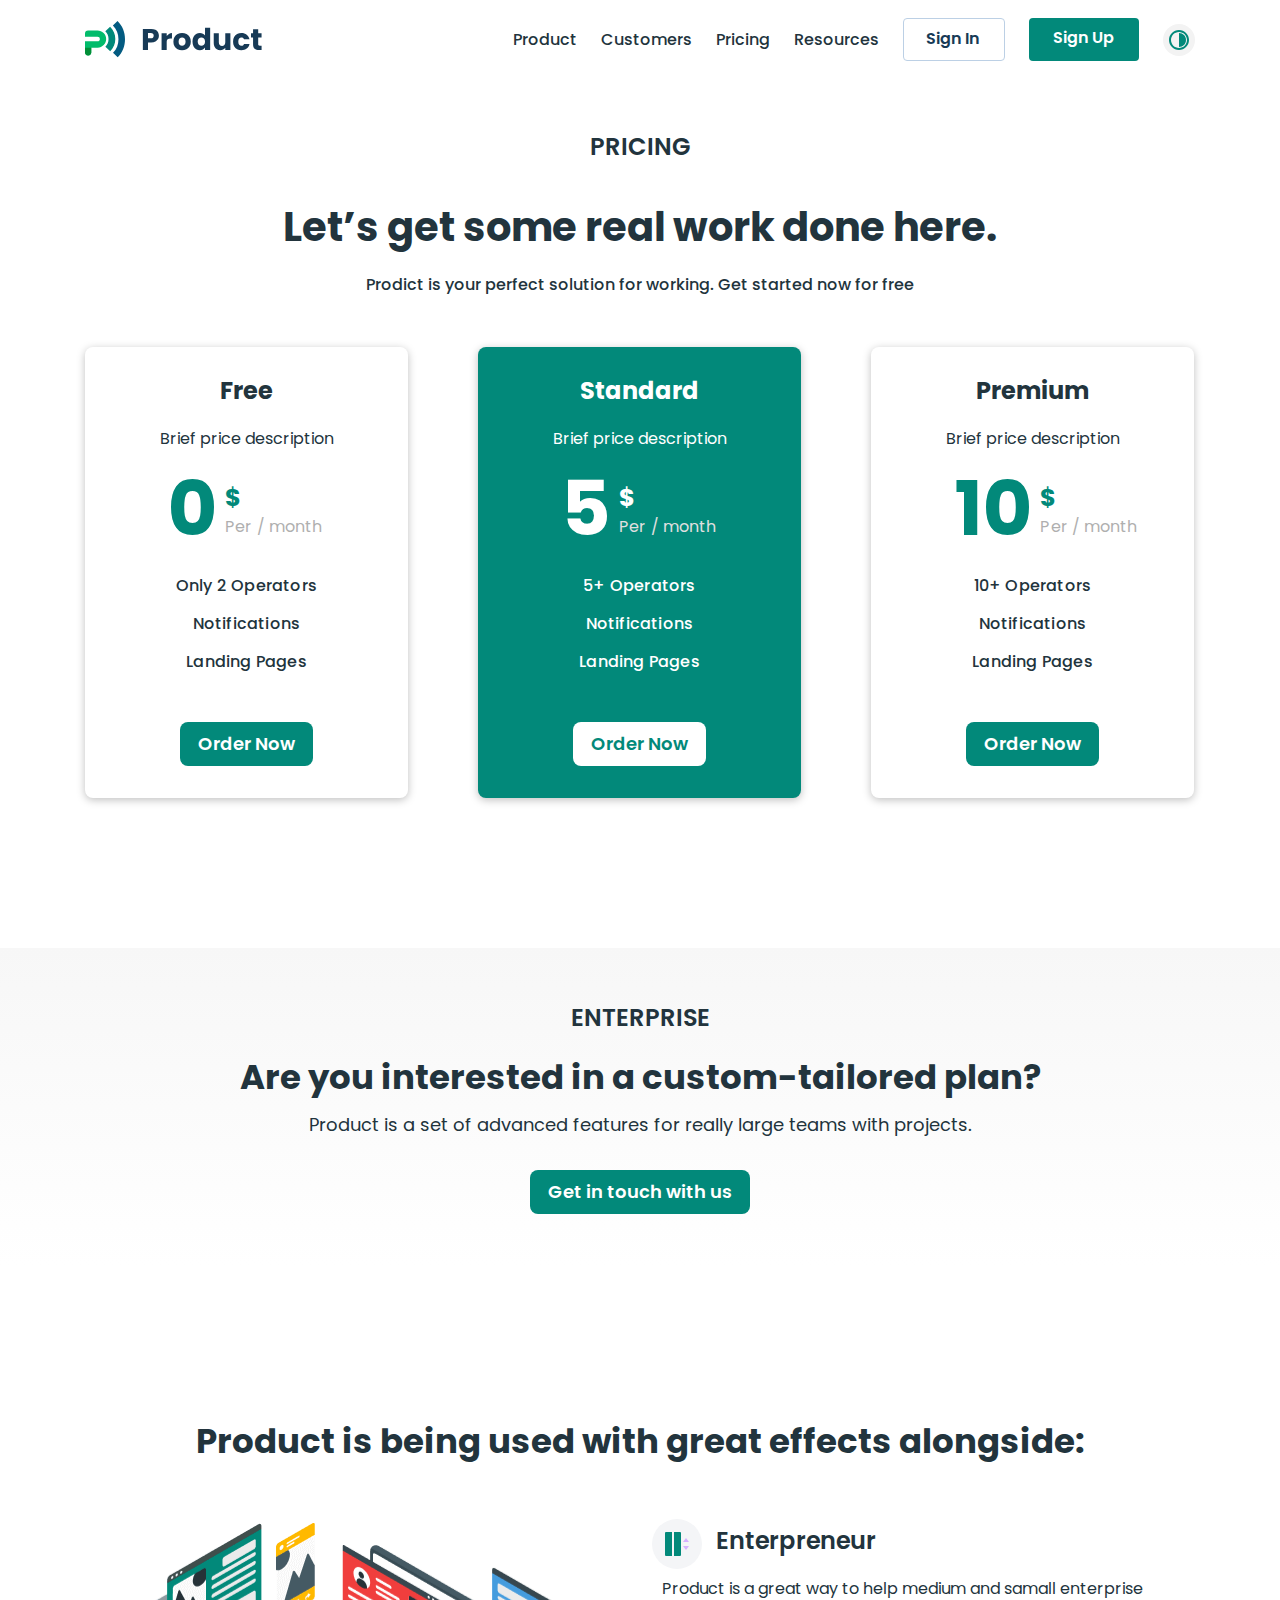
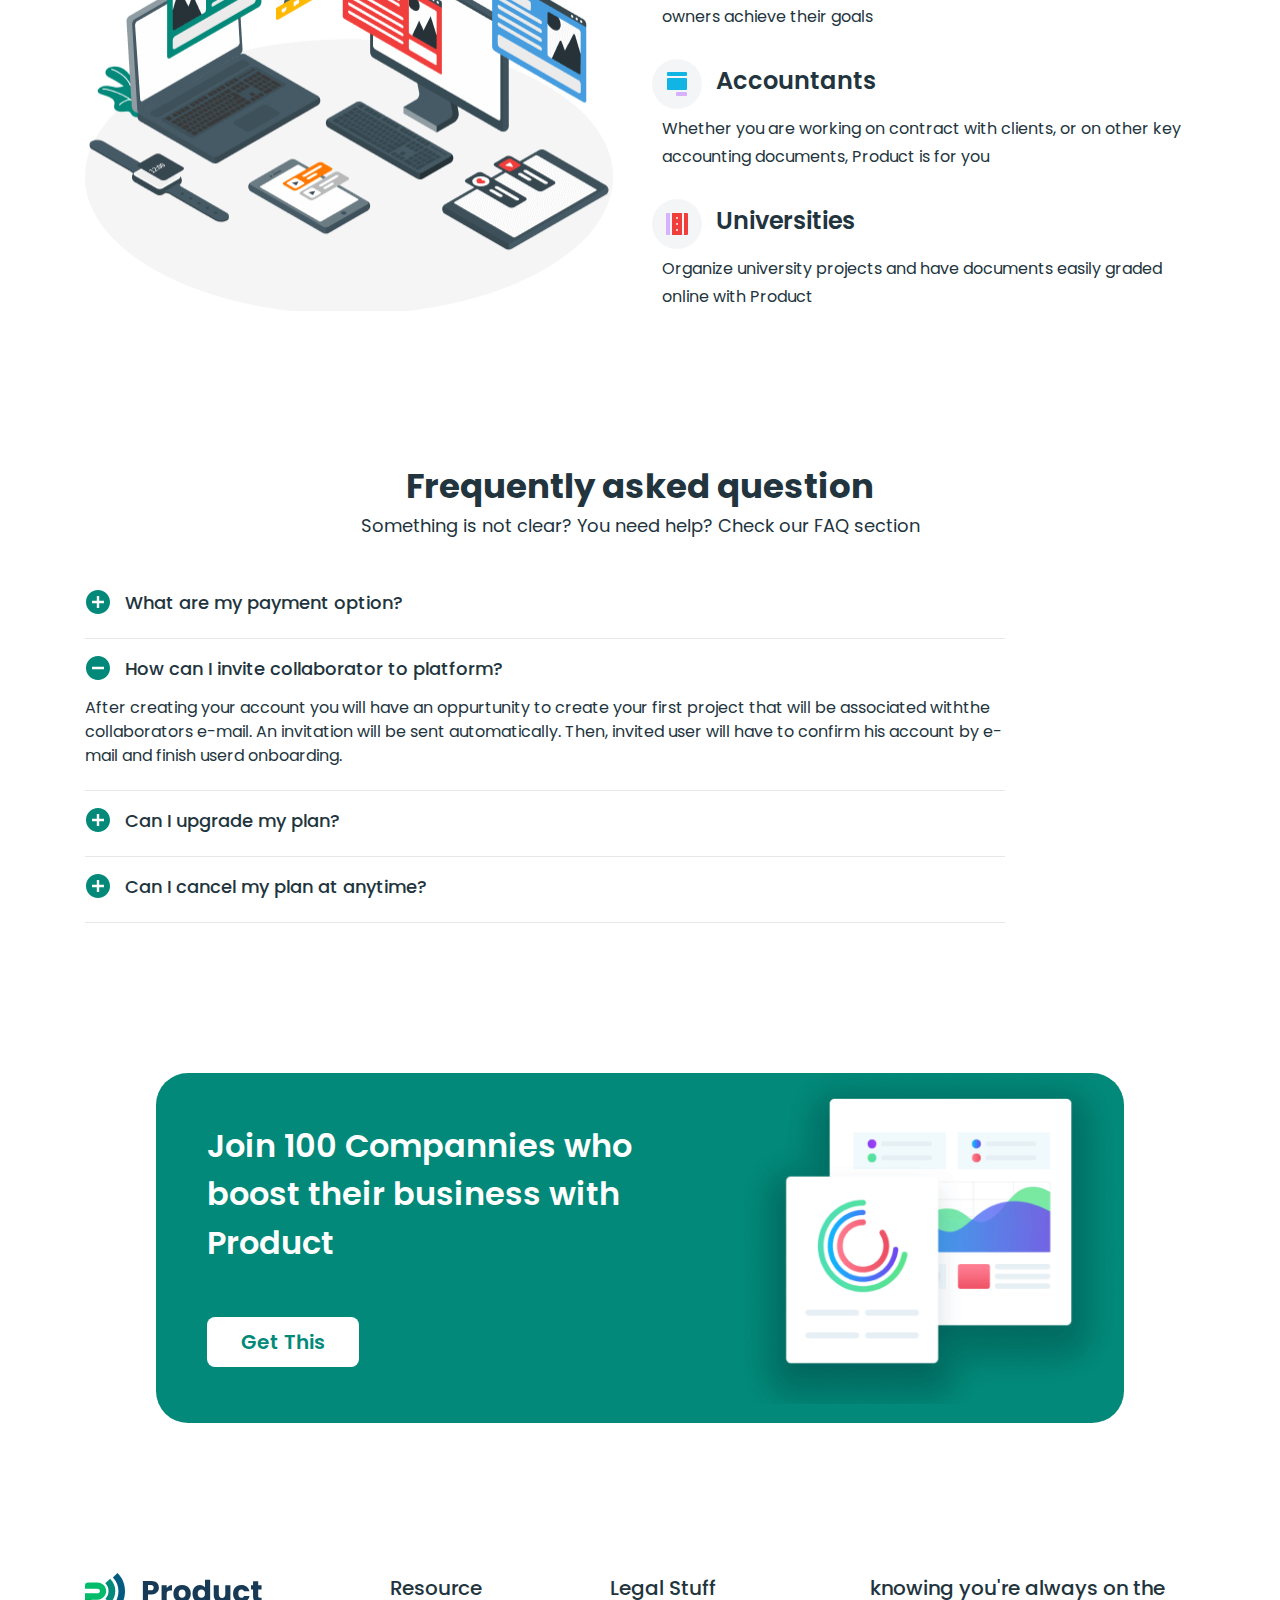
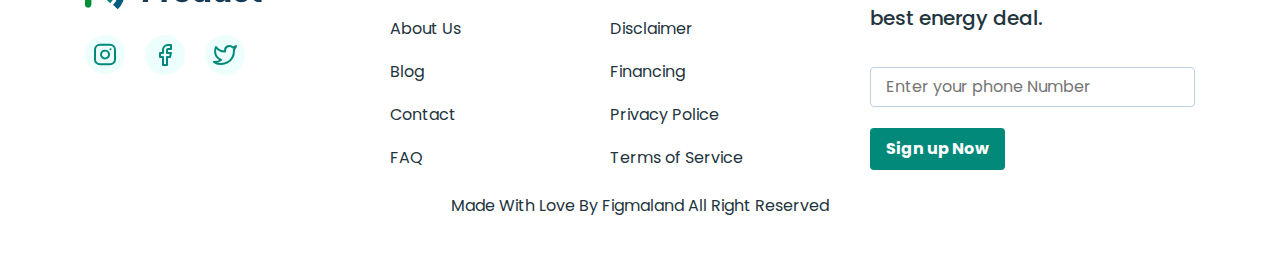
<file: pricing.html>
<!DOCTYPE html>
<html lang="en">

<head>
    <meta charset="UTF-8">
    <meta http-equiv="X-UA-Compatible" content="IE=edge">
    <meta name="viewport" content="width=device-width, initial-scale=1.0">
    <title>Pricing</title>
    <link rel="stylesheet" href="./css/main.css" />
    <!-- <link href="https://cdn.jsdelivr.net/npm/bootstrap@5.0.2/dist/css/bootstrap.min.css" rel="stylesheet"
        integrity="sha384-EVSTQN3/azprG1Anm3QDgpJLIm9Nao0Yz1ztcQTwFspd3yD65VohhpuuCOmLASjC" crossorigin="anonymous" /> -->
</head>

<body>
    <header class="header">
        <div class="container">
            <div class="header__inner">
                <a href="./index.html"><img src="./images/site-logo.svg" width="178" height="37" alt="site logo" /></a>
                <nav class="header__nav">
                    <ul class="header__list">
                        <li class="header__item">
                            <a class="header__link" href="./index.html">Product</a>
                        </li>
                        <li class="header__item">
                            <a class="header__link" href="./customers.html">Customers</a>
                        </li>
                        <li class="header__item">
                            <a class="header__link" href="./pricing.html">Pricing</a>
                        </li>
                        <li class="header__item">
                            <a class="header__link" href="./resources.html">Resources</a>
                        </li>
                        <li class="header__item">
                            <a class="header__btn header__btn--first" href="#">Sign In</a>
                        </li>
                        <li class="header__item">
                            <a class="header__btn header__btn--second" href="#">Sign Up</a>
                        </li>
                        <li class="header__item">
                            <a class="header__icon" href="#"><img src="./images/header-icon.svg" width="32" height="32"
                                    alt="light and dark" /></a>
                        </li>
                    </ul>
                </nav>
                <button class="header__burgerbtn">&#9776;</button>
            </div>
        </div>
    </header>
    <main>
        <section class="price">
            <div class="container">
                <div class="price__pricinginner">
                    <p class="price__headtext">PRICING</p>
                    <h1 class="price__tittle">Let’s get some real work done here.</h1>
                    <p class="price__headline">Prodict is your perfect solution for working. Get started now for free
                    </p>
                    <ul class="price__pricinglist">
                        <li class="price__item">
                            <h2 class="price__subtitle">Free</h2>
                            <p class="price__text">Brief price description</p>
                            <div class="price__solt">
                                <span class="price__number">0 </span>
                                <div class="price__right">
                                    <span class="price__dollar">$</span>
                                    <p class="price__date">Per / month</p>
                                </div>
                            </div>
                            <ul class="price__littlelist">
                                <li class="price__littleitem">Only 2 Operators</li>
                                <li class="price__littleitem">Notifications</li>
                                <li class="price__littleitem">Landing Pages</li>
                            </ul>
                            <a class="price__btn" href="#">Order Now</a>
                        </li>
                        <li class="price__item price__item--second">
                            <h2 class="price__subtitle price__subtitle--second">
                                Standard
                            </h2>
                            <p class="price__text price__text--second">
                                Brief price description
                            </p>
                            <div class="price__solt price__solt--second">
                                <span class="price__number price__number--second">5 </span>
                                <div class="price__right price__right--second">
                                    <span class="price__dollar price__dollar--second">$</span>
                                    <p class="price__date price__date--second">Per / month</p>
                                </div>
                            </div>
                            <ul class="price__littlelist">
                                <li class="price__littleitem price__littleitem--second">
                                    5+ Operators
                                </li>
                                <li class="price__littleitem price__littleitem--second">
                                    Notifications
                                </li>
                                <li class="price__littleitem price__littleitem--second">
                                    Landing Pages
                                </li>
                            </ul>
                            <a class="price__btn price__btn--second" href="#">Order Now</a>
                        </li>
                        <li class="price__item">
                            <h2 class="price__subtitle">Premium</h2>
                            <p class="price__text">Brief price description</p>
                            <div class="price__solt">
                                <span class="price__number">10 </span>
                                <div class="price__right">
                                    <span class="price__dollar">$</span>
                                    <p class="price__date">Per / month</p>
                                </div>
                            </div>
                            <ul class="price__littlelist">
                                <li class="price__littleitem">10+ Operators</li>
                                <li class="price__littleitem">Notifications</li>
                                <li class="price__littleitem">Landing Pages</li>
                            </ul>
                            <a class="price__btn" href="#">Order Now</a>
                        </li>
                    </ul>
                </div>
            </div>
        </section>

        <section class="enterprise">
            <div class="container">
                <div class="enterprise__inner">
                    <p class="enterprise__headtext">ENTERPRISE</p>
                    <h2 class="enterprise__title">Are you interested in a custom-tailored plan?</h2>
                    <p class="enterprise__headline">Product is a set of advanced features for really large teams with
                        projects.</p>
                    <a class="enterprise__btn" href="#">Get in touch with us</a>
                </div>
            </div>
        </section>


        <section class="product">
            <div class="container">
                <div class="product__inner">
                    <h3 class="product__title">Product is being used with great effects alongside:</h3>
                    <!-- <img class="product__img" src="./images/product.png" width="528" height="392" alt="product"> -->
                    <div class="product__page">
                        <ul class="product__list">
                            <li class="product__item">
                                <strong class="product__headline product__headline--first">Enterpreneur</strong>
                                <p class="product__text">Product is a great way to help medium and samall enterprise
                                    owners
                                    achieve their goals</p>
                            </li>
                            <li class="product__item">
                                <strong class="product__headline product__headline--second">Accountants</strong>
                                <p class="product__text">Whether you are working on contract with clients, or on other
                                    key
                                    accounting documents, Product is for you</p>
                            </li>
                            <li class="product__item">
                                <strong class="product__headline product__headline--three">Universities</strong>
                                <p class="product__text">Organize university projects and have documents easily graded
                                    online with Product</p>
                            </li>
                        </ul>
                    </div>
                </div>
            </div>
        </section>

        <section class="question">
            <div class="container">
                <div class="question__inner">
                    <h4 class="question__title">Frequently asked question</h4>
                    <strong class="question__headline">Something is not clear? You need help? Check our FAQ
                        section</strong>
                    <ul class="question__list">
                        <li class="question__item">
                            <a class="question__link" href="#">What are my payment option?</a>
                        </li>
                        <li class="question__item">
                            <a class="question__link2" href="#">How can I invite collaborator to platform?</a>
                            <p class="question__text">After creating your account you will have an oppurtunity to create
                                your first project that will be associated withthe collaborators e-mail. An invitation
                                will be sent automatically. Then, invited user will have to confirm his account by
                                e-mail and finish userd onboarding.</p>
                        </li>
                        <li class="question__item">
                            <a class="question__link" href="#">Can I upgrade my plan?</a>
                        </li>
                        <li class="question__item">
                            <a class="question__link" href="#">Can I cancel my plan at anytime?</a>
                        </li>
                    </ul>
                </div>
            </div>
        </section>

        <section class="register">
            <div class="container">
                <div class="register__inner">
                    <div class="register__content">
                        <h6 class="register__title">
                            Join 100 Compannies who boost their business with Product
                        </h6>
                        <a class="register__btn" href="#">Get This</a>
                    </div>
                    <!-- <img class="register__img" style="object-fit: cover" src="./images/register-bgi.png" width="351"
                        height="331" alt="register" /> -->
                </div>
            </div>
        </section>
    </main>
    <footer class="site-footer">
        <div class="container">
            <div class="site-footer__inner">
                <div class="site-footer__top">
                    <div class="site-footer-network">
                        <a href="./index.html">
                            <img class="site-footer-network__log" src="./images/site-logo.svg" width="178" height="37"
                                alt="site logo" />
                        </a>
                        <div class="site-footer-network__massages">
                            <a class="site-footer-network__link" href="#"><img class="site-footer-network__img"
                                    src="./images/instagram.svg" width="40" height="40" alt="instagram" /></a>
                            <a class="site-footer-network__link" href="#"><img class="site-footer-network__img"
                                    src="./images/facebook.svg" width="40" height="40" alt="facebook" /></a>
                            <a class="site-footer-network__link" href="#"><img class="site-footer-network__img"
                                    src="./images/twitter.svg" width="40" height="40" alt="twitter" /></a>
                        </div>
                    </div>
                    <div class="site-footer-resource">
                        <strong class="site-footer-resource__headline">Resource</strong>
                        <ul class="site-footer-resource__list">
                            <li class="site-footer-resource__item">
                                <a class="site-footer-resource__link" href="#"> About Us</a>
                            </li>
                            <li class="site-footer-resource__item">
                                <a class="site-footer-resource__link" href="#"> Blog</a>
                            </li>
                            <li class="site-footer-resource__item">
                                <a class="site-footer-resource__link" href="#"> Contact</a>
                            </li>
                            <li class="site-footer-resource__item">
                                <a class="site-footer-resource__link" href="#"> FAQ</a>
                            </li>
                        </ul>
                    </div>
                    <div class="site-footer-resource">
                        <strong class="site-footer-resource__headline">Legal Stuff</strong>
                        <ul class="site-footer-resource__list">
                            <li class="site-footer-resource__item">
                                <a class="site-footer-resource__link" href="#">Disclaimer</a>
                            </li>
                            <li class="site-footer-resource__item">
                                <a class="site-footer-resource__link" href="#">Financing</a>
                            </li>
                            <li class="site-footer-resource__item">
                                <a class="site-footer-resource__link" href="#">Privacy Police</a>
                            </li>
                            <li class="site-footer-resource__item">
                                <a class="site-footer-resource__link" href="#">Terms of Service</a>
                            </li>
                        </ul>
                    </div>
                    <div class="site-footer-form">
                        <strong class="site-footer-form__headline">knowing you're always on the best energy deal.
                        </strong>
                        <form action="http://echo.htmlacademy.ru/" method="POST">
                            <label for="tel"></label>
                            <input class="site-footer-form__input" id="tel" name="tel" type="text"
                                placeholder="Enter your phone Number" aria-label="Text" />
                            <button class="site-footer-form__btn" type="submit">
                                Sign up Now
                            </button>
                        </form>
                    </div>
                </div>
                <p class="site-footer__by">
                    Made With Love By Figmaland All Right Reserved
                </p>
            </div>
        </div>
    </footer>
    <script src="./js/main.js"></script>
    <script src="https://cdn.jsdelivr.net/npm/bootstrap@5.0.2/dist/js/bootstrap.bundle.min.js"
        integrity="sha384-MrcW6ZMFYlzcLA8Nl+NtUVF0sA7MsXsP1UyJoMp4YLEuNSfAP+JcXn/tWtIaxVXM" crossorigin="anonymous">
    </script>
</body>

</html>
</file>
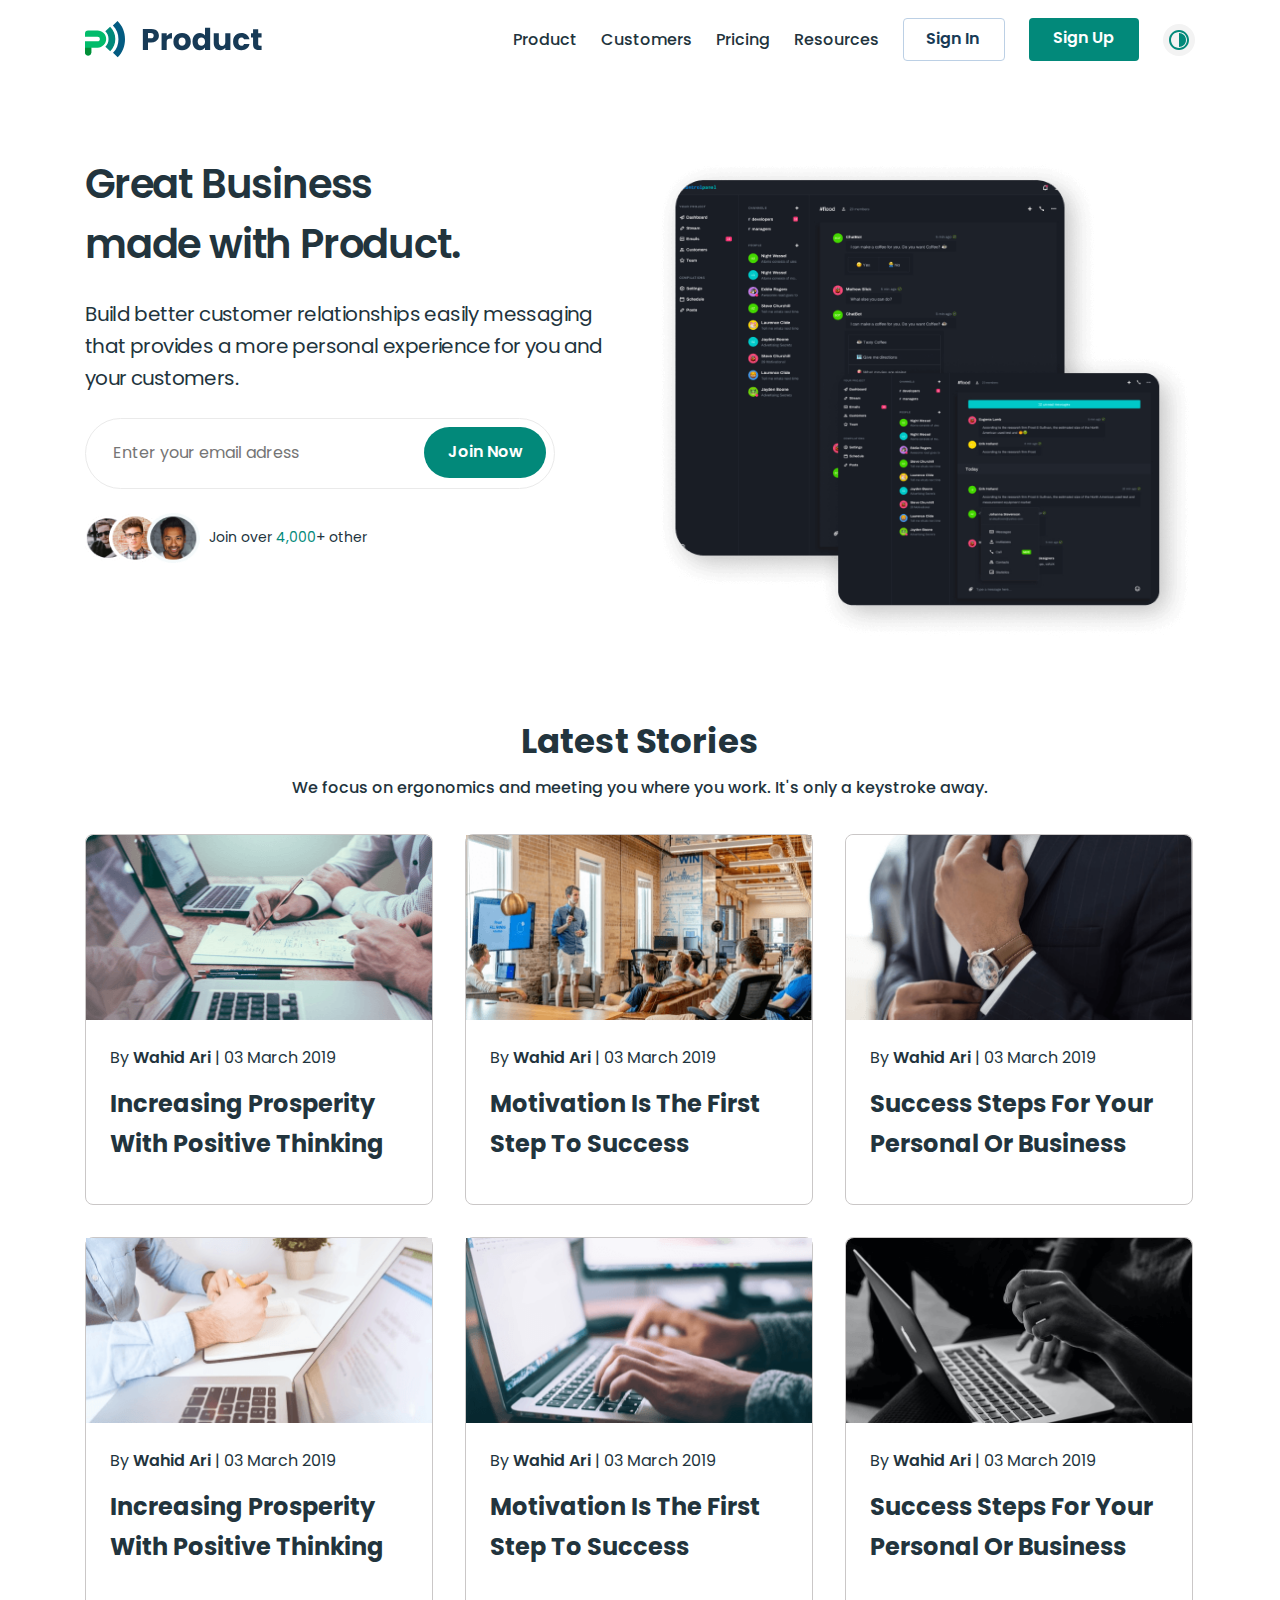
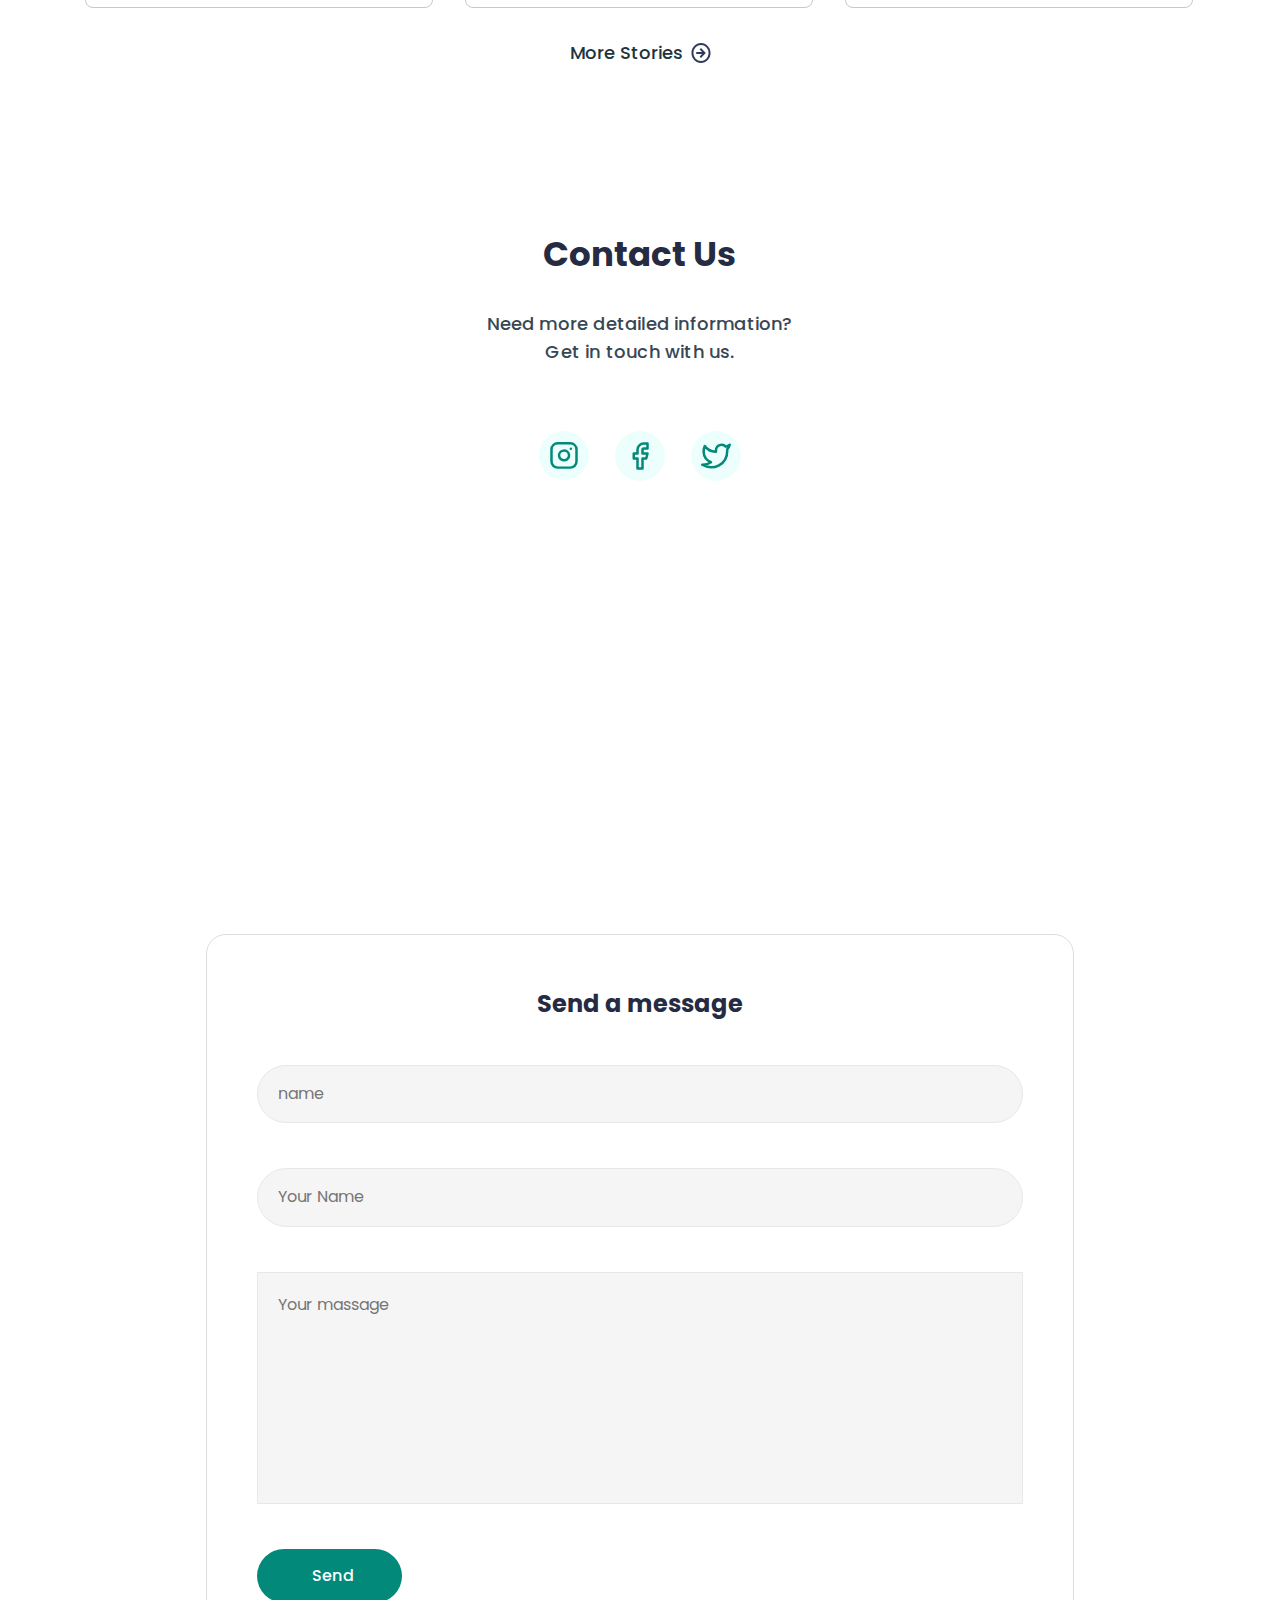
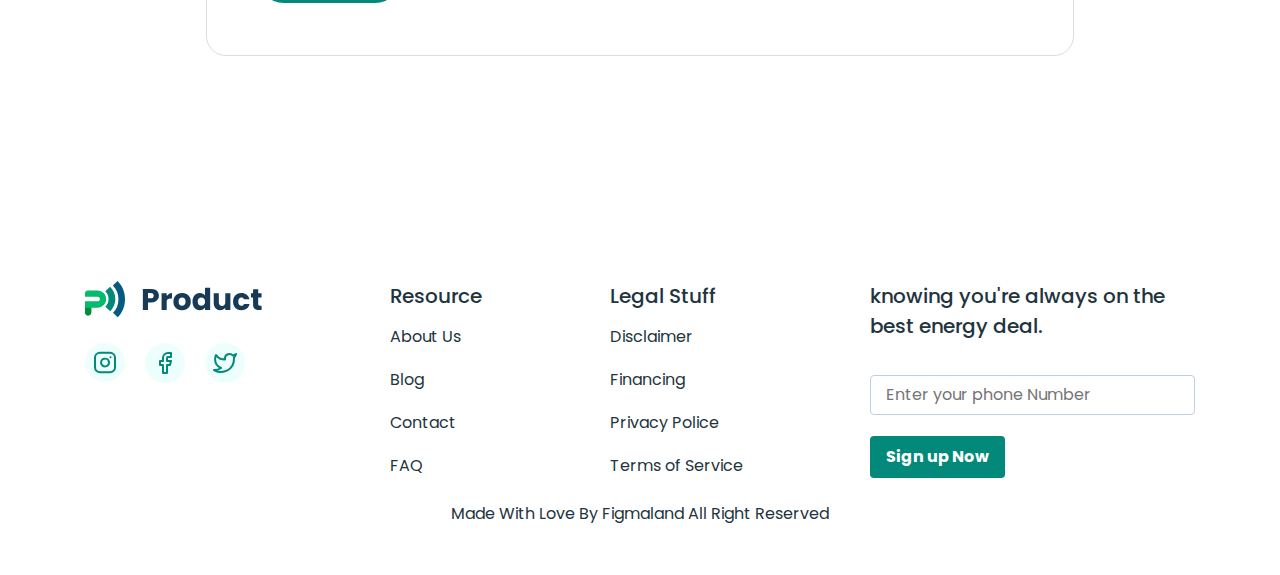
<file: resources.html>
<!DOCTYPE html>
<html lang="en">

<head>
    <meta charset="UTF-8" />
    <meta http-equiv="X-UA-Compatible" content="IE=edge" />
    <meta name="viewport" content="width=device-width, initial-scale=1.0" />
    <title>Resources</title>
    <link rel="stylesheet" href="./css/main.css" />
</head>

<body>
    <header class="header">
        <div class="container">
            <div class="header__inner">
                <a href="./index.html"><img src="./images/site-logo.svg" width="178" height="37" alt="site logo" /></a>
                <nav class="header__nav">
                    <ul class="header__list">
                        <li class="header__item">
                            <a class="header__link" href="./index.html">Product</a>
                        </li>
                        <li class="header__item">
                            <a class="header__link" href="./customers.html">Customers</a>
                        </li>
                        <li class="header__item">
                            <a class="header__link" href="./pricing.html">Pricing</a>
                        </li>
                        <li class="header__item">
                            <a class="header__link" href="./resources.html">Resources</a>
                        </li>
                        <li class="header__item">
                            <a class="header__btn header__btn--first" href="#">Sign In</a>
                        </li>
                        <li class="header__item">
                            <a class="header__btn header__btn--second" href="#">Sign Up</a>
                        </li>
                        <li class="header__item">
                            <a class="header__icon" href="#"><img src="./images/header-icon.svg" width="32" height="32"
                                    alt="light and dark" /></a>
                        </li>
                    </ul>
                </nav>
                <button class="header__burgerbtn">&#9776;</button>
            </div>
        </div>
    </header>

    <main>
        <section class="business">
            <div class="container">
                <div class="business__inner">
                    <div class="business__content">
                        <h1 class="business__title">Great Business made with Product.</h1>
                        <p class="business__text">
                            Build better customer relationships easily messaging that
                            provides a more personal experience for you and your customers.
                        </p>
                        <form class="business__form" action="http://echo.htmlacademy.ru/" method="POST">
                            <label for="email"></label>
                            <input class="business__input" id="email" name="Email" type="email"
                                placeholder="Enter your email adress" aria-label="Email" />
                            <button class="business__btn" type="submit">Join Now</button>
                        </form>
                        <div class="business__blok">
                            <img src="./images/business-person.png" width="115" height="50" alt="business person" />
                            <a class="business__link" href="#">Join over <span class="business__color">4,000</span>+
                                other</a>
                        </div>
                    </div>
                </div>
            </div>
        </section>

        <section class="strategies">
            <div class="container">
                <div class="strategies__inner" style="text-align: center">
                    <h2 class="strategies__title">Latest Stories</h2>
                    <p class="strategies__headline">
                        We focus on ergonomics and meeting you where you work. It's only a
                        keystroke away.
                    </p>
                    <ul class="strategies__list" style="text-align: start">
                        <li class="strategies__item">
                            <img src="./images/strategies1.png" width="346" height="185" alt="strategies First" />
                            <div class="strategies__cardbody">
                                <p class="strategies__text">
                                    By <span class="strategies__textbold"> Wahid Ari </span> |
                                    03 March 2019
                                </p>
                                <a href="#">
                                    <strong class="strategies__subject">Increasing Prosperity With Positive
                                        Thinking</strong></a>
                            </div>
                        </li>
                        <li class="strategies__item">
                            <img src="./images/strategies2-2.png" width="346" height="185" alt="strategies First" />
                            <div class="strategies__cardbody">
                                <p class="strategies__text">
                                    By <span class="strategies__textbold"> Wahid Ari </span> |
                                    03 March 2019
                                </p>
                                <a href="#">
                                    <strong class="strategies__subject">Motivation Is The First Step To
                                        Success</strong></a>
                            </div>
                        </li>
                        <li class="strategies__item">
                            <img class="strategies__img" src="./images/strategies2-3.png" width="346" height="185"
                                alt="strategies First" />
                            <div class="strategies__cardbody">
                                <p class="strategies__text">
                                    By <span class="strategies__textbold"> Wahid Ari </span> |
                                    03 March 2019
                                </p>
                                <a href="#">
                                    <strong class="strategies__subject">Success Steps For Your Personal Or
                                        Business</strong></a>
                            </div>
                        </li>
                        <li class="strategies__item">
                            <img src="./images/strategies2-4.png" width="346" height="185" alt="strategies First" />
                            <div class="strategies__cardbody">
                                <p class="strategies__text">
                                    By <span class="strategies__textbold"> Wahid Ari </span> |
                                    03 March 2019
                                </p>
                                <a href="#">
                                    <strong class="strategies__subject">Increasing Prosperity With Positive
                                        Thinking</strong></a>
                            </div>
                        </li>
                        <li class="strategies__item">
                            <img src="./images/strategies2-5.png" width="346" height="185" alt="strategies First" />
                            <div class="strategies__cardbody">
                                <p class="strategies__text">
                                    By <span class="strategies__textbold"> Wahid Ari </span> |
                                    03 March 2019
                                </p>
                                <a href="#">
                                    <strong class="strategies__subject">Motivation Is The First Step To
                                        Success</strong></a>
                            </div>
                        </li>
                        <li class="strategies__item">
                            <img class="strategies__img" src="./images/strategies2-6.png" width="346" height="185"
                                alt="strategies First" />
                            <div class="strategies__cardbody">
                                <p class="strategies__text">
                                    By <span class="strategies__textbold"> Wahid Ari </span> |
                                    03 March 2019
                                </p>
                                <a href="#">
                                    <strong class="strategies__subject">Success Steps For Your Personal Or
                                        Business</strong></a>
                            </div>
                        </li>
                    </ul>
                    <div class="strategies__bottom">
                        <a class="strategies__link" href="#">More Stories</a>
                        <a href="#"><img class="strategies__circle" src="./images/circle_right.svg" width="20"
                                height="20" alt="circle_right" /></a>
                    </div>
                </div>
            </div>
        </section>

        <section class="contact">
            <div class="container">
                <div class="contact__inner">
                    <h3 class="contact__title">Contact Us</h3>
                    <div class="contact__content">
                        <p class="contact__headline">
                            Need more detailed information? Get in touch with us.
                        </p>
                        <div class="contact__massages">
                            <a class="contact__link" href="#">
                                <picture>
                                    <source media="(max-width: 520px)" srcset="./images/twitter-mobile.svg" />
                                    <img class="contact__img" src="./images/instagram.svg" width="50" height="50"
                                        alt="instagram" />
                                </picture>
                            </a>
                            <a class="contact__link" href="#">
                                <picture>
                                    <source media="(max-width: 520px)" srcset="./images/facebook-mobile.svg" />
                                    <img class="contact__img" src="./images/facebook.svg" width="50" height="50"
                                        alt="facebook" />
                                </picture>
                            </a>
                            <a class="contact__link" href="#">
                                <picture>
                                    <source media="(max-width: 520px)" srcset="./images/linkedin-mobile.svg" />
                                    <img class="contact__img" src="./images/twitter.svg" width="50" height="50"
                                        alt="twitter" />
                                </picture>
                            </a>
                        </div>
                    </div>
                    <iframe class="contact__map"
                        src="https://www.google.com/maps/embed?pb=!1m18!1m12!1m3!1d1986.6351656568922!2d-122.41833134786596!3d37.77628891622887!2m3!1f0!2f0!3f0!3m2!1i1024!2i768!4f13.1!3m3!1m2!1s0x8085809c6c8f4459%3A0xb10ed6d9b5050fa5!2sTwitter%20HQ!5e0!3m2!1suz!2s!4v1654770887425!5m2!1suz!2s"
                        width="871" height="323" style="border: 0" allowfullscreen="" loading="lazy"
                        referrerpolicy="no-referrer-when-downgrade">
                    </iframe>
                </div>
            </div>
        </section>

        <section class="message">
            <div class="container">
                <div class="message__inner">
                    <h4 class="message__title">Send a message</h4>
                    <form class="message__form" action="http://echo.htmlacademy.ru/" method="POST">
                        <label for="name"></label>
                        <input class="message__input" id="name" name="name" type="text" placeholder="name"
                            aria-label="Name" />
                        <label for="yourname"></label>
                        <input class="message__input" id="yourname" name="yourname" type="text" placeholder="Your Name"
                            aria-label="yourname" />
                        <textarea class="message__textarea" name="textarea" id="textarea" cols="30" rows="10"
                            placeholder="Your massage"></textarea>
                        <button class="message__btn" type="submit">Send</button>
                    </form>
                </div>
            </div>
        </section>
    </main>

    <footer class="site-footer">
        <div class="container">
            <div class="site-footer__inner">
                <div class="site-footer__top">
                    <div class="site-footer-network">
                        <a href="./index.html">
                            <img class="site-footer-network__log" src="./images/site-logo.svg" width="178" height="37"
                                alt="site logo" />
                        </a>
                        <div class="site-footer-network__massages">
                            <a class="site-footer-network__link" href="#"><img class="site-footer-network__img"
                                    src="./images/instagram.svg" width="40" height="40" alt="instagram" /></a>
                            <a class="site-footer-network__link" href="#"><img class="site-footer-network__img"
                                    src="./images/facebook.svg" width="40" height="40" alt="facebook" /></a>
                            <a class="site-footer-network__link" href="#"><img class="site-footer-network__img"
                                    src="./images/twitter.svg" width="40" height="40" alt="twitter" /></a>
                        </div>
                    </div>
                    <div class="site-footer-resource">
                        <strong class="site-footer-resource__headline">Resource</strong>
                        <ul class="site-footer-resource__list">
                            <li class="site-footer-resource__item">
                                <a class="site-footer-resource__link" href="#"> About Us</a>
                            </li>
                            <li class="site-footer-resource__item">
                                <a class="site-footer-resource__link" href="#"> Blog</a>
                            </li>
                            <li class="site-footer-resource__item">
                                <a class="site-footer-resource__link" href="#"> Contact</a>
                            </li>
                            <li class="site-footer-resource__item">
                                <a class="site-footer-resource__link" href="#"> FAQ</a>
                            </li>
                        </ul>
                    </div>
                    <div class="site-footer-resource">
                        <strong class="site-footer-resource__headline">Legal Stuff</strong>
                        <ul class="site-footer-resource__list">
                            <li class="site-footer-resource__item">
                                <a class="site-footer-resource__link" href="#">Disclaimer</a>
                            </li>
                            <li class="site-footer-resource__item">
                                <a class="site-footer-resource__link" href="#">Financing</a>
                            </li>
                            <li class="site-footer-resource__item">
                                <a class="site-footer-resource__link" href="#">Privacy Police</a>
                            </li>
                            <li class="site-footer-resource__item">
                                <a class="site-footer-resource__link" href="#">Terms of Service</a>
                            </li>
                        </ul>
                    </div>
                    <div class="site-footer-form">
                        <strong class="site-footer-form__headline">knowing you're always on the best energy deal.
                        </strong>
                        <form action="http://echo.htmlacademy.ru/" method="POST">
                            <label for="tel"></label>
                            <input class="site-footer-form__input" id="tel" name="tel" type="text"
                                placeholder="Enter your phone Number" aria-label="Text" />
                            <button class="site-footer-form__btn" type="submit">
                                Sign up Now
                            </button>
                        </form>
                    </div>
                </div>
                <p class="site-footer__by">
                    Made With Love By Figmaland All Right Reserved
                </p>
            </div>
        </div>
    </footer>
    <script src="./js/main.js"></script>
    <script src="https://cdn.jsdelivr.net/npm/bootstrap@5.0.2/dist/js/bootstrap.bundle.min.js"
        integrity="sha384-MrcW6ZMFYlzcLA8Nl+NtUVF0sA7MsXsP1UyJoMp4YLEuNSfAP+JcXn/tWtIaxVXM" crossorigin="anonymous">
    </script>
</body>

</html>
</file>
<file: css/main.css>
/*! normalize.css v8.0.1 | MIT License | github.com/necolas/normalize.css */html{line-height:1.15;-webkit-text-size-adjust:100%}body{margin:0}main{display:block}h1{font-size:2em;margin:0.67em 0}hr{-webkit-box-sizing:content-box;box-sizing:content-box;height:0;overflow:visible}pre{font-family:monospace, monospace;font-size:1em}a{background-color:transparent}abbr[title]{border-bottom:none;text-decoration:underline;-webkit-text-decoration:underline dotted;text-decoration:underline dotted}b,strong{font-weight:bolder}code,kbd,samp{font-family:monospace, monospace;font-size:1em}small{font-size:80%}sub,sup{font-size:75%;line-height:0;position:relative;vertical-align:baseline}sub{bottom:-0.25em}sup{top:-0.5em}img{border-style:none}button,input,optgroup,select,textarea{font-family:inherit;font-size:100%;line-height:1.15;margin:0}button,input{overflow:visible}button,select{text-transform:none}button,[type="button"],[type="reset"],[type="submit"]{-webkit-appearance:button}button::-moz-focus-inner,[type="button"]::-moz-focus-inner,[type="reset"]::-moz-focus-inner,[type="submit"]::-moz-focus-inner{border-style:none;padding:0}button:-moz-focusring,[type="button"]:-moz-focusring,[type="reset"]:-moz-focusring,[type="submit"]:-moz-focusring{outline:1px dotted ButtonText}fieldset{padding:0.35em 0.75em 0.625em}legend{-webkit-box-sizing:border-box;box-sizing:border-box;color:inherit;display:table;max-width:100%;padding:0;white-space:normal}progress{vertical-align:baseline}textarea{overflow:auto}[type="checkbox"],[type="radio"]{-webkit-box-sizing:border-box;box-sizing:border-box;padding:0}[type="number"]::-webkit-inner-spin-button,[type="number"]::-webkit-outer-spin-button{height:auto}[type="search"]{-webkit-appearance:textfield;outline-offset:-2px}[type="search"]::-webkit-search-decoration{-webkit-appearance:none}::-webkit-file-upload-button{-webkit-appearance:button;font:inherit}details{display:block}summary{display:list-item}template{display:none}[hidden]{display:none}@font-face{font-family:'Poppins';font-style:normal;font-weight:400;src:url("../fonts/poppins-v20-latin-regular.eot");src:local(""),url("../fonts/poppins-v20-latin-regular.eot?#iefix") format("embedded-opentype"),url("../fonts/poppins-v20-latin-regular.woff2") format("woff2"),url("../fonts/poppins-v20-latin-regular.woff") format("woff"),url("../fonts/poppins-v20-latin-regular.ttf") format("truetype"),url("../fonts/poppins-v20-latin-regular.svg#Poppins") format("svg")}@font-face{font-family:'Poppins';font-style:normal;font-weight:500;src:url("../fonts/poppins-v20-latin-500.eot");src:local(""),url("../fonts/poppins-v20-latin-500.eot?#iefix") format("embedded-opentype"),url("../fonts/poppins-v20-latin-500.woff2") format("woff2"),url("../fonts/poppins-v20-latin-500.woff") format("woff"),url("../fonts/poppins-v20-latin-500.ttf") format("truetype"),url("../fonts/poppins-v20-latin-500.svg#Poppins") format("svg")}@font-face{font-family:'Poppins';font-style:normal;font-weight:700;src:url("../fonts/poppins-v20-latin-700.eot");src:local(""),url("../fonts/poppins-v20-latin-700.eot?#iefix") format("embedded-opentype"),url("../fonts/poppins-v20-latin-700.woff2") format("woff2"),url("../fonts/poppins-v20-latin-700.woff") format("woff"),url("../fonts/poppins-v20-latin-700.ttf") format("truetype"),url("../fonts/poppins-v20-latin-700.svg#Poppins") format("svg")}@font-face{font-family:'Poppins';font-style:normal;font-weight:600;src:url("../fonts/poppins-v20-latin-600.eot");src:local(""),url("../fonts/poppins-v20-latin-600.eot?#iefix") format("embedded-opentype"),url("../fonts/poppins-v20-latin-600.woff2") format("woff2"),url("../fonts/poppins-v20-latin-600.woff") format("woff"),url("../fonts/poppins-v20-latin-600.ttf") format("truetype"),url("../fonts/poppins-v20-latin-600.svg#Poppins") format("svg")}*{margin:0;padding:0;-webkit-box-sizing:border-box;box-sizing:border-box;scroll-behavior:smooth;text-decoration:none;list-style-type:none}img{vertical-align:middle}body{font-family:"Poppins", "Arial", sans-serif}.header__inner{display:-webkit-box;display:-ms-flexbox;display:flex;-webkit-box-pack:justify;-ms-flex-pack:justify;justify-content:space-between;-webkit-box-align:center;-ms-flex-align:center;align-items:center;padding:18px 0px}.header__list{display:-webkit-box;display:-ms-flexbox;display:flex;-webkit-box-pack:justify;-ms-flex-pack:justify;justify-content:space-between;-webkit-box-align:center;-ms-flex-align:center;align-items:center;width:100%;max-width:695px}.header__item+.header__item{margin-left:24px}.header__link{display:block;font-weight:500;font-size:16px;line-height:28px;color:#22343d}.header__link:hover{font-weight:600}.header__link:active{opacity:0.8}.header__btn{display:block;font-weight:600;font-size:16px;line-height:24px;border-radius:4px}.header__btn--first{padding:8px 22px;width:102px;height:43px;color:#173a56;border:1px solid #bcd0e5}.header__btn--second{padding:8px 24px;width:110px;height:43px;color:#ffffff;background-color:#02897a;border-radius:4px}.header__burgerbtn{display:none;font-size:28px;border:none;background-color:transparent;color:#173a56;cursor:pointer}@media only screen and (max-width: 576px){.header{-webkit-box-shadow:0px -2px 8px rgba(0,0,0,0.25);box-shadow:0px -2px 8px rgba(0,0,0,0.25)}.header__inner{padding:18px 0px}.header__nav{display:none;padding:30px 0px}.header__nav--open{position:absolute;display:block;top:73px;right:0px;width:100%;max-width:65%;height:100vh;background-color:#02897a;z-index:2;-webkit-transition:all 0.8s ease;transition:all 0.8s ease}.header__list{width:100%;max-width:65%;margin:0 auto;-webkit-box-orient:vertical;-webkit-box-direction:normal;-ms-flex-direction:column;flex-direction:column}.header__item+.header__item{margin-top:12px}.header__link{color:#ffffff}.header__btn--first{color:#173a56;background-color:#ffffff;border:1px solid #bcd0e5}.header__btn--second{padding:8px 23px;color:#ffffff;background-color:#02897a;border:1px solid #ffffff;border-radius:4px}.header__icon{display:none}.header__burgerbtn{display:block;margin-left:auto}}.hero__inner{display:-webkit-box;display:-ms-flexbox;display:flex;-webkit-box-align:center;-ms-flex-align:center;align-items:center;padding:25px 0px;background-image:url("../../images/hero-img.png");background-size:600px 555px;background-repeat:no-repeat;background-position:right 25px}.hero__content{margin:120px 0px 105px;margin-right:auto;width:100%;max-width:458px}.hero__title{width:100%;margin:0;max-width:420px;font-weight:700;font-size:40px;line-height:60px;color:#22343d}.hero__text{width:100%;max-width:458px;margin-top:18px;font-weight:400;font-size:18px;line-height:28px;color:#22343d}.hero__links{display:-webkit-box;display:-ms-flexbox;display:flex;-webkit-box-align:center;-ms-flex-align:center;align-items:center;margin-top:45px}.hero__btn{display:block;padding:15px 41px;font-weight:700;font-size:16px;line-height:24px;color:#ffffff;background-color:#02897a;border-radius:4px}.hero__link{position:relative;margin-left:56px;font-weight:600;font-size:16px;line-height:24px;-webkit-text-decoration-line:underline;text-decoration-line:underline;color:#02897a}.hero__link::after{position:absolute;display:block;top:2px;right:0px;bottom:0px;left:-27px;background-image:url("../../images/media-icon.svg");background-repeat:no-repeat;background-size:17px 17px;content:""}@media only screen and (max-width: 520px){.hero__inner{padding:350px 0px 30px;background-size:338px 311px;background-position:center 25px}.hero__inner{display:block;-webkit-box-orient:vertical;-webkit-box-direction:normal;-ms-flex-direction:column;flex-direction:column;-ms-flex-flow:column-reverse;flex-flow:column-reverse;margin:0 auto}.hero__bgimg{width:338px;height:311px}.hero__content{width:100%;max-width:369px;margin:10px auto 0px;text-align:center}.hero__title{font-size:36px;line-height:60px}.hero__text{margin:0 auto;margin-top:16px;width:100%;max-width:327px}.hero__links{margin-top:16px}.hero__btn{padding:15px 25px}}@media only screen and (max-width: 411px){.hero__inner{background-size:96%}}.products{background-image:url("../../images/products-bg-img.png");background-repeat:no-repeat;background-size:2323px 390px;background-position:center bottom}.products__inner{display:block;padding:90px 0px}.products__title{display:block;margin:0 auto;width:100%;max-width:535px;font-weight:700;font-size:32px;line-height:48px;text-align:center;color:#22343d}.products__list{display:-webkit-box;display:-ms-flexbox;display:flex;-webkit-box-pack:justify;-ms-flex-pack:justify;justify-content:space-between;margin-top:66px}.products__item{display:-webkit-box;display:-ms-flexbox;display:flex;-webkit-box-orient:vertical;-webkit-box-direction:normal;-ms-flex-direction:column;flex-direction:column;width:100%;max-width:240px}.products__img{display:block;width:50px;height:50px}.products__subject{display:block;margin-top:30px;font-weight:600;font-size:22px;line-height:33px;color:#22343d}.products__text{margin-top:13px;font-weight:400;font-size:16px;line-height:26px;color:#22343d}.products__btn{margin:34px auto 0px;margin-left:43%;display:inline-block;padding:15px 33px;font-weight:700;font-size:16px;line-height:24px;color:#ffffff;background-color:#02897a;border-radius:4px}@media only screen and (max-width: 576px){.products__inner{padding:85px 0px;background-size:1208px 202px}.products__title{font-size:36px;line-height:60px}.products__list{-webkit-box-orient:vertical;-webkit-box-direction:normal;-ms-flex-direction:column;flex-direction:column;text-align:center;margin:13px auto 0px}.products__item{margin:37px auto 0px}.products__img{margin:0 auto}.products__subject{margin-top:24px}.products__text{margin-top:8px}.products__btn{margin:40px auto 0px;margin-left:30%}}.about-list{padding:150px 0px}.management{display:-webkit-box;display:-ms-flexbox;display:flex;-webkit-box-align:center;-ms-flex-align:center;align-items:center;-webkit-box-pack:justify;-ms-flex-pack:justify;justify-content:space-between}.management__content{width:100%;max-width:486px}.management__headline{display:block;margin-top:19px;font-weight:600;font-size:16px;line-height:24px;color:#22343d}.management__title{margin-top:8px;font-weight:700;font-size:32px;line-height:48px;color:#22343d}.management__textcha{display:none;font-weight:400;font-size:16px;line-height:26px;color:#22343d}.management__subtite{font-weight:600;font-size:16px;line-height:26px;color:#22343d}.management__subtite--first{display:block;margin-top:131px}.management__subtite--second{display:block;margin-top:25px}.management__text{display:block;margin-top:12px;font-weight:400;font-size:16px;line-height:26px;color:#22343d}.customer{display:-webkit-box;display:-ms-flexbox;display:flex;-webkit-box-align:center;-ms-flex-align:center;align-items:center;-webkit-box-pack:justify;-ms-flex-pack:justify;justify-content:space-between;margin-top:150px}.customer__content{width:100%;max-width:486px}.customer__headline{display:block;margin-top:19px;font-weight:600;font-size:16px;line-height:24px;color:#22343d}.customer__title{margin-top:8px;font-weight:700;font-size:32px;line-height:48px;color:#22343d}.customer__text{margin-top:23px;font-weight:400;font-size:16px;line-height:26px;color:#22343d}.customer__list{display:block;margin-left:65px}.customer__item{width:100%;max-width:365px;margin-top:30px;font-weight:400;font-size:16px;line-height:26px;color:#22343d}.customer__item{position:relative}.customer__item::after{position:absolute;top:8px;right:0px;bottom:0px;left:-65px;background-image:url("../../images/tick1.svg");background-size:35px 35px;background-repeat:no-repeat;content:""}.customer__item:nth-child(2)::after{background-image:url("../../images/tick2.svg")}.customer__item:nth-child(3)::after{background-image:url("../../images/tick3.svg")}.collaborative{display:-webkit-box;display:-ms-flexbox;display:flex;-webkit-box-align:center;-ms-flex-align:center;align-items:center;-webkit-box-pack:justify;-ms-flex-pack:justify;justify-content:space-between;margin-top:150px}.collaborative__content{width:100%;max-width:486px}.collaborative__headline{display:block;margin-top:19px;font-weight:600;font-size:16px;line-height:24px;color:#22343d}.collaborative__title{margin-top:8px;font-weight:700;font-size:32px;line-height:48px;color:#22343d}.collaborative__text{display:block;margin-top:12px;font-weight:400;font-size:16px;line-height:26px;color:#22343d}.collaborative__subtite{display:block;margin-top:25px;font-weight:600;font-size:16px;line-height:26px;color:#22343d}@media only screen and (max-width: 576px){.about-list{padding:95px 0px 81px}.management{-webkit-box-orient:vertical;-webkit-box-direction:normal;-ms-flex-direction:column;flex-direction:column;-ms-flex-flow:column-reverse;flex-flow:column-reverse}.management__img{width:349px;height:306px}.management__headline{margin-top:50px}.management__textcha{display:block;margin-top:16px}.management__subtite--first{margin-top:16px}.management__subtite--second{display:block;margin-top:16px}.customer{-webkit-box-orient:vertical;-webkit-box-direction:normal;-ms-flex-direction:column;flex-direction:column;margin:97px auto 0px}.customer__img{width:350px;height:292px}.customer__headline{margin-top:50px}.customer__text{margin-top:16px}.customer__item{margin-top:16px}.collaborative{-webkit-box-orient:vertical;-webkit-box-direction:normal;-ms-flex-direction:column;flex-direction:column;-ms-flex-flow:column-reverse;flex-flow:column-reverse;margin:97px auto 0px}.collaborative__img{width:350px;height:292px}.collaborative__headline{margin-top:50px}.collaborative__textcha{display:block;margin-top:16px}.collaborative__subtite--first{margin-top:16px}.collaborative__subtite--second{display:block;margin-top:16px}}.process{text-align:center;background-image:url("../../images/process-bg-img.png");background-repeat:no-repeat;background-size:2323px 390px;background-position:center top}.process__inner{padding:52px 0px 75px}.process__title{font-weight:700;font-size:32px;line-height:48px;text-align:center;color:#22343d}.process__headline{width:100%;max-width:542px;margin:16px auto 0px;font-weight:500;font-size:16px;line-height:26px;text-align:center;color:#22343d}.process__list{display:-webkit-box;display:-ms-flexbox;display:flex;width:100%;max-width:963px;-webkit-box-align:center;-ms-flex-align:center;align-items:center;-webkit-box-pack:justify;-ms-flex-pack:justify;justify-content:space-between;-ms-flex-wrap:wrap;flex-wrap:wrap;margin:32px auto 0px}.process__item{display:-webkit-box;display:-ms-flexbox;display:flex;-webkit-box-align:center;-ms-flex-align:center;align-items:center}.process__item:nth-child(2){-webkit-box-orient:horizontal;-webkit-box-direction:reverse;-ms-flex-flow:row-reverse;flex-flow:row-reverse;margin-right:43px}.process__item:nth-child(2)>.process__text{margin-right:16px}.process__item:nth-child(3){-webkit-box-orient:horizontal;-webkit-box-direction:reverse;-ms-flex-flow:row-reverse;flex-flow:row-reverse;margin-top:24px;margin-right:16px}.process__item:nth-child(3)>.process__text{margin-right:16px}.process__item:nth-child(4){margin-top:24px;margin-right:16px}.process__item:nth-child(4)>.process__text{margin-right:16px}.process__text{position:relative;display:inline-block;font-weight:500;font-size:16px;line-height:24px;color:#2f281e;background:#ffffff;padding:15px 25px;margin-left:16px;-webkit-box-shadow:0px 2px 15px rgba(23,58,86,0.1);box-shadow:0px 2px 15px rgba(23,58,86,0.1);border-radius:26.5px}.process__btn{display:inline-block;font-weight:700;font-size:16px;line-height:24px;padding:15px 30px;margin-top:48px;color:#ffffff;background-color:#02897a;border-radius:4px}@media only screen and (max-width: 576px){.process__inner{padding:74px 0px 50px}.process__list{margin-top:40px}.process__item+.process__item{margin-top:32px}.process__item:nth-child(3){-webkit-box-orient:horizontal;-webkit-box-direction:normal;-ms-flex-flow:row;flex-flow:row}.process__item:nth-child(4){-webkit-box-orient:horizontal;-webkit-box-direction:reverse;-ms-flex-flow:row-reverse;flex-flow:row-reverse}.process__btn{margin-top:32px}}.strategies__inner{padding:75px 0px}.strategies__title{margin:0;font-weight:700;font-size:34px;line-height:51px;color:#22343d}.strategies__headline{margin-top:8px;font-weight:500;font-size:16px;line-height:26px;color:#22343d}.strategies__text{margin-top:8px;font-weight:500;font-size:16px;line-height:26px;color:#22343d}.strategies__list{width:100%;max-width:1108px;margin-top:33px;display:-webkit-box;display:-ms-flexbox;display:flex;-webkit-box-align:center;-ms-flex-align:center;align-items:center;-webkit-box-pack:justify;-ms-flex-pack:justify;justify-content:space-between;-ms-flex-wrap:wrap;flex-wrap:wrap}.strategies__item{width:100%;max-width:348px;background:#ffffff;border-radius:8px;border:1px solid #cac7c7}.strategies__item+.strategies__item+.strategies__item+.strategies__item{margin-top:32px}.strategies__img{border-top-left-radius:8px;border-top-right-radius:8px}.strategies__cardbody{padding:24px 30px 40px 24px}.strategies__text{margin:0;font-weight:400;font-size:16px;line-height:28px;color:#22343d}.strategies__textbold{font-weight:600}.strategies__subject{display:block;margin-top:12px;font-weight:700;font-size:24px;line-height:40px;color:#22343d}.strategies__subject--color{color:#02897a}.strategies__icon{display:block;margin:64px auto 0px}.strategies__link{display:inline-block;font-weight:500;font-size:18px;line-height:26px;color:#22343d}.strategies__bottom{display:-webkit-box;display:-ms-flexbox;display:flex;margin-top:32px;-webkit-box-pack:center;-ms-flex-pack:center;justify-content:center;-webkit-box-align:center;-ms-flex-align:center;align-items:center;width:100%}.strategies__circle{margin-left:8px}@media only screen and (max-width: 520px){.strategies__inner{padding:50px 0px}.strategies__list{-webkit-box-orient:vertical;-webkit-box-direction:normal;-ms-flex-direction:column;flex-direction:column;margin-top:40px}.strategies__item{border:1px solid transparent}.strategies__item+.strategies__item{margin-top:16px}.strategies__item img{width:100%;max-width:348px;height:180px;border-top-left-radius:8px;border-top-right-radius:8px}.strategies__cardbody{padding:24px 54px 40px 0px}.strategies__icon{display:none}}@media only screen and (max-width: 411px){.strategies__item{width:100%;max-width:348px}}.price__inner{padding:75px 0px;text-align:center}.price__title{margin:0;font-weight:700;font-size:24px;line-height:40px;color:#22343d}.price__headline{margin:8px 0px 0px;font-weight:500;font-size:16px;line-height:24px;color:#22343d}.price__list{display:-webkit-box;display:-ms-flexbox;display:flex;-webkit-box-align:center;-ms-flex-align:center;align-items:center;-webkit-box-pack:justify;-ms-flex-pack:justify;justify-content:space-between;width:100%;max-width:1109px;margin-top:50px}.price__item{width:100%;max-width:323px;padding:24px 24px 32px;background:#ffffff;-webkit-box-shadow:0px 2px 8px rgba(0,0,0,0.25);box-shadow:0px 2px 8px rgba(0,0,0,0.25);border-radius:8px}.price__item--second{background-color:#02897a}.price__subtitle{display:inline-block;font-weight:700;font-size:24px;line-height:40px;color:#22343d}.price__subtitle--second{color:#ffffff}.price__text{margin-top:8px;font-weight:400;font-size:16px;line-height:40px;color:#22343d}.price__text--second{color:#ffffff}.price__solt{display:-webkit-box;display:-ms-flexbox;display:flex;-webkit-box-align:center;-ms-flex-align:center;align-items:center;margin-left:59px}.price__number{font-weight:700;font-size:76px;line-height:100px;text-align:center;letter-spacing:0.2px;color:#02897a}.price__number--second{color:#ffffff}.price__right{display:-webkit-box;display:-ms-flexbox;display:flex;-webkit-box-orient:vertical;-webkit-box-direction:normal;-ms-flex-direction:column;flex-direction:column;margin-left:8px}.price__dollar{font-weight:700;font-size:24px;line-height:30px;letter-spacing:0.1px;color:#02897a;margin-right:auto;margin-bottom:4px}.price__dollar--second{color:#ffffff}.price__date{font-weight:400;font-size:16px;line-height:19px;letter-spacing:0.1px;color:#afafaf}.price__date--second{color:#e0e0e0}.price__littlelist{margin-top:16px}.price__littleitem{font-weight:500;font-size:16px;line-height:22px;letter-spacing:0.2px;color:#22343d}.price__littleitem+.price__littleitem{margin-top:16px}.price__littleitem--second{color:#ffffff}.price__btn{display:inline-block;font-weight:600;font-size:18px;line-height:22px;padding:11px 18px;margin-top:49px;color:#ffffff;background-color:#02897a;border-radius:8px}.price__btn--second{background-color:#ffffff;color:#02897a}@media only screen and (max-width: 576px){.price__inner{padding:10px 0px 50px}.price__title{font-size:34px;line-height:51px}.price__headline{font-size:16px;line-height:24px}.price__list{-webkit-box-orient:vertical;-webkit-box-direction:normal;-ms-flex-direction:column;flex-direction:column;margin-top:74px}.price__item+.price__item{margin-top:32px}}.clients__inner{padding:75px 0px;text-align:center}.clients__title{font-weight:700;font-size:34px;line-height:57px;letter-spacing:0.2px;color:#22343d}.clients__headline{display:inline-block;width:100%;max-width:537px;margin-top:8px;font-weight:500;font-size:16px;line-height:28px;text-align:center;letter-spacing:0.2px;color:#22343d}.clients__list{display:-webkit-box;display:-ms-flexbox;display:flex;width:100%;max-width:1110px;margin-top:50px;-webkit-box-align:center;-ms-flex-align:center;align-items:center;-webkit-box-pack:justify;-ms-flex-pack:justify;justify-content:space-between}.clients__item{width:100%;max-width:327px;text-align:start;padding:28px 26px 23px;background:#ffffff;border:1px solid #dedede;border-radius:5px}.clients__text{margin-top:16px;font-weight:400;font-size:16px;line-height:28px;letter-spacing:0.2px;color:#737373}.clients__blok{display:-webkit-box;display:-ms-flexbox;display:flex;-webkit-box-align:center;-ms-flex-align:center;align-items:center;margin-top:16px}.clients__right{margin-left:14px}.clients__name{font-weight:600;font-size:16px;line-height:24px;letter-spacing:0.2px;color:#02897a}.clients__job{font-weight:500;font-size:14px;line-height:24px;letter-spacing:0.2px;color:#252b42}@media only screen and (max-width: 576px){.clients__inner{padding:50px 0px}.clients__headline{width:100%;max-width:323px}.clients__list{-webkit-box-orient:vertical;-webkit-box-direction:normal;-ms-flex-direction:column;flex-direction:column;margin-top:32px}.clients__item+.clients__item{margin-top:32px}}.register{padding:75px 0px}.register__inner{display:-webkit-box;display:-ms-flexbox;display:flex;-webkit-box-pack:justify;-ms-flex-pack:justify;justify-content:space-between;-webkit-box-align:center;-ms-flex-align:center;align-items:center;width:100%;max-width:968px;padding:49px 36px 56px 51px;margin:0 auto;background-color:#02897a;border-radius:32px;background-image:url("../../images/register-bgi.png");background-repeat:no-repeat;background-size:391px 331px;background-position:right top}.register__content{width:100%;max-width:510px}.register__title{font-weight:600;font-size:32px;line-height:151.4%;color:#ffffff}.register__btn{display:inline-block;padding:10px 34px;margin-top:50px;font-weight:600;font-size:20px;line-height:30px;color:#02897a;background:#ffffff;border-radius:8px}@media only screen and (max-width: 576px){.register{padding:50px 0px}.register__content{text-align:center}.register__inner{-webkit-box-orient:vertical;-webkit-box-direction:normal;-ms-flex-direction:column;flex-direction:column;-webkit-box-align:center;-ms-flex-align:center;align-items:center;margin:0;padding:17px 10px 373px 10px;text-align:center;background-image:url("../../images/register-bgi.png");background-repeat:no-repeat;background-size:391px 331px;background-position:center bottom}.register__title{margin:0 auto;max-width:328px}}.price__pricinginner{padding:50px 0px 150px;text-align:center}.price__headtext{font-weight:600;font-size:24px;line-height:36px;color:#22343d}.price__pricinglist{display:-webkit-box;display:-ms-flexbox;display:flex;-webkit-box-align:center;-ms-flex-align:center;align-items:center;-webkit-box-pack:justify;-ms-flex-pack:justify;justify-content:space-between;width:100%;max-width:1109px;margin-top:50px}.price__tittle{margin:32px 0px 8px;font-weight:700;font-size:40px;line-height:60px;text-align:center;color:#22343d}.price__headline{margin-top:16px;font-weight:500;font-size:16px;line-height:24px;text-align:center;color:#22343d}@media only screen and (max-width: 576px){.price__pricinginner{padding:50px 0px 100px}.price__tittle{font-size:36px;line-height:54px}.price__pricinglist{-webkit-box-orient:vertical;-webkit-box-direction:normal;-ms-flex-direction:column;flex-direction:column;margin-top:50px}}.enterprise{background:-webkit-gradient(linear, left top, left bottom, from(#f7f7f7), to(rgba(247,247,247,0)));background:linear-gradient(180deg, #f7f7f7 0%, rgba(247,247,247,0) 100%)}.enterprise__inner{padding:52px 0px;text-align:center}.enterprise__headtext{font-weight:600;font-size:24px;line-height:36px;color:#22343d}.enterprise__title{margin-top:16px;font-weight:700;font-size:34px;line-height:51px;color:#22343d}.enterprise__headline{margin-top:8px;font-weight:400;font-size:18px;line-height:27px;color:#22343d}.enterprise__btn{display:inline-block;margin-top:32px;padding:11px 18px;font-weight:600;font-size:18px;line-height:22px;color:#ffffff;background:#02897a;border-radius:8px}@media only screen and (max-width: 576px){.enterprise__inner{padding:46px 0px}.enterprise__title{margin-top:24px;font-size:32px;line-height:48px}.enterprise__headline{margin-top:25px}}.product__page{display:-webkit-box;display:-ms-flexbox;display:flex;background-position:left 56px;background-image:url("../../images/product.png");background-size:528px 392px;background-repeat:no-repeat}.product__inner{padding:150px 0px 75px;text-align:center}.product__title{margin:0;font-weight:700;font-size:34px;line-height:51px;color:#22343d}.product__list{margin-top:56px;margin-left:auto;width:100%;max-width:533px}.product__item{text-align:start}.product__item+.product__item{margin-top:32px}.product__headline{position:relative;margin-left:54px;font-weight:600;font-size:24px;line-height:36px;color:#22343d}.product__headline--first::after{position:absolute;top:-5px;right:0px;bottom:-25px;left:-64px;background-image:url("../../images/product-icon1.svg");background-size:50px 50px;background-repeat:no-repeat;content:""}.product__headline--second::after{position:absolute;top:-5px;right:0px;bottom:-25px;left:-64px;background-image:url("../../images/product-icon2.svg");background-size:50px 50px;background-repeat:no-repeat;content:""}.product__headline--three::after{position:absolute;top:-5px;right:0px;bottom:-25px;left:-64px;background-image:url("../../images/product-icon3.svg");background-size:50px 50px;background-repeat:no-repeat;content:""}.product__text{margin-top:16px;font-weight:400;font-size:16px;line-height:28px;display:-webkit-box;display:-ms-flexbox;display:flex;-webkit-box-align:center;-ms-flex-align:center;align-items:center;color:#22343d}@media only screen and (max-width: 520px){.product__page{display:-webkit-box;display:-ms-flexbox;display:flex;-webkit-box-orient:vertical;-webkit-box-direction:normal;-ms-flex-direction:column;flex-direction:column;background-position:top center;background-image:url("../../images/product-mobile-bgi.png");background-size:352px 288px;background-repeat:no-repeat}.product__inner{padding:100px 0px 75px}.product__list{margin-top:353px}.product__title{margin-bottom:33px}}@media only screen and (max-width: 412px){.product__page{background-size:97%}}.question__inner{padding:75px 0px;text-align:center}.question__title{font-weight:700;font-size:34px;line-height:51px;color:#22343d}.question__headline{margin-top:8px;font-weight:400;font-size:18px;line-height:27px;color:#22343d}.question__list{width:100%;max-width:920px;margin-top:34px}.question__item{padding:16px 0px 22px;border-bottom:1px solid #e7e7e7;text-align:start}.question__link{position:relative;display:block;margin-left:40px;font-weight:500;font-size:18px;line-height:27px;color:#22343d}.question__link::before{position:absolute;top:1px;right:0px;bottom:0px;left:-39px;background-image:url("../../images/plus_circle.svg");background-repeat:no-repeat;background-size:24px 24px;content:""}.question__link2{position:relative;display:block;margin-left:40px;font-weight:500;font-size:18px;line-height:27px;color:#22343d}.question__link2::before{position:absolute;top:1px;right:0px;bottom:0px;left:-39px;background-image:url("../../images/minus_circle.svg");background-repeat:no-repeat;background-size:24px 24px;content:""}.question__text{margin-top:14px;font-weight:400;font-size:16px;line-height:24px;color:#22343d}@media only screen and (max-width: 520px){.question__inner{padding:25px 0px}.question__title{font-size:32px;line-height:48px}.question__headline{display:block;margin-top:16px}.question__list{margin-top:10px}}.our-clients__inner{margin:0 auto;width:100%;max-width:850px;padding:100px 0px 133px;text-align:center}.our-clients__title{margin:0;font-weight:700;font-size:40px;line-height:60px;color:#22343d}.our-clients__list{display:-webkit-box;display:-ms-flexbox;display:flex;-webkit-box-pack:justify;-ms-flex-pack:justify;justify-content:space-between;-webkit-box-align:center;-ms-flex-align:center;align-items:center;margin-top:66px}@media only screen and (max-width: 520px){.our-clients__inner{padding:50px 0px 75px}.our-clients__title{font-size:36px;line-height:54px}.our-clients__list{-ms-flex-wrap:wrap;flex-wrap:wrap;margin-top:38px}.our-clients__microsoft{width:164px;height:34px;margin-top:53px}.our-clients__fedex{margin-top:53px}}@media only screen and (max-width: 368px){.our-clients__list{-webkit-box-orient:vertical;-webkit-box-direction:normal;-ms-flex-direction:column;flex-direction:column}.our-clients__google{display:block;margin-top:53px}}.choose{background-color:#f5f5f5}.choose__inner{padding:24px 0px 68px;text-align:center}.choose__title{font-weight:700;font-size:34px;line-height:51px;text-align:center;color:#22343d}.choose__list{display:-webkit-box;display:-ms-flexbox;display:flex;margin-top:50px;width:100%;max-width:1110px;-webkit-box-align:center;-ms-flex-align:center;align-items:center;-webkit-box-pack:justify;-ms-flex-pack:justify;justify-content:space-between}.choose__item:nth-child(1){background-image:url("../../images/choose-icon1.svg");background-repeat:no-repeat;background-size:51px 50px;background-position:center 32px;width:100%;max-width:350px;padding:34px 37px;border:1px solid #dedede;border-radius:10px}.choose__item:nth-child(2){background-image:url("../../images/choose-icon2.svg");background-repeat:no-repeat;background-size:51px 50px;background-position:center 32px;width:100%;max-width:350px;padding:34px 37px;border:1px solid #dedede;border-radius:10px}.choose__item:nth-child(3){background-image:url("../../images/choose-icon3.svg");background-repeat:no-repeat;background-size:51px 50px;background-position:center 32px;width:100%;max-width:350px;padding:34px 37px;border:1px solid #dedede;border-radius:10px}.choose__link{display:block;margin-top:78px;font-weight:700;font-size:24px;line-height:33px;text-align:center;letter-spacing:0.1px;color:#22343d}.choose__text{margin-top:16px;font-weight:400;font-size:16px;line-height:27px;text-align:center;letter-spacing:0.2px;color:#22343d}@media only screen and (max-width: 520px){.choose__inner{padding:24px 0px 61px}.choose__title{font-size:32px;line-height:48px}.choose__list{-webkit-box-orient:vertical;-webkit-box-direction:normal;-ms-flex-direction:column;flex-direction:column}.choose__item+.choose__item{margin-top:30px}}.product-work__inner{padding:100px 0px 115px;text-align:center}.product-work__title{font-weight:700;font-size:34px;line-height:51px;color:#22343d}.product-work__list{margin-top:73px}.product-work__item{display:-webkit-box;display:-ms-flexbox;display:flex;background-image:url("../../images/mac1.png");background-repeat:no-repeat;background-size:500px 280px;background-position:left top}.product-work__item+.product-work__item{margin-top:100px}.product-work__item:nth-child(even){display:-webkit-box;display:-ms-flexbox;display:flex;-webkit-box-orient:horizontal;-webkit-box-direction:reverse;-ms-flex-flow:row-reverse;flex-flow:row-reverse;background-position:right top}.product-work__item:nth-child(2){background-image:url("../../images/mac2.png")}.product-work__item:nth-child(3){background-image:url("../../images/mac3.png")}.product-work__content{padding:35px 0px;margin-left:auto;width:100%;max-width:438px;text-align:start}.product-work__content2{padding:49px 0px;margin-right:auto;width:100%;max-width:438px;text-align:start}.product-work__content3{padding:49px 0px;margin-left:auto;width:100%;max-width:438px;text-align:start}.product-work__head{margin-bottom:16px;font-weight:500;font-size:20px;line-height:30px;color:#22343d}.product-work__headline{margin-top:16px;font-weight:600;font-size:24px;line-height:36px;text-align:center;color:#22343d}.product-work__text{margin-top:16px;font-weight:400;font-size:16px;line-height:28px;color:#22343d}.product-work__btn{display:inline-block;padding:11px 18px;margin-top:77px;font-weight:600;font-size:18px;line-height:22px;color:#ffffff;background-color:#02897a;border-radius:8px}@media only screen and (max-width: 520px){.product-work__inner{padding:96px 0px 70px}.product-work__title{font-size:32px;line-height:48px}.product-work__list{margin-top:79px}.product-work__item{display:-webkit-box;display:-ms-flexbox;display:flex;background-image:url("../../images/mac1.png");background-repeat:no-repeat;background-size:349px 195px;background-position:center top}.product-work__item+.product-work__item{margin-top:79px}.product-work__item:nth-child(even){display:-webkit-box;display:-ms-flexbox;display:flex;-webkit-box-orient:horizontal;-webkit-box-direction:reverse;-ms-flex-flow:row-reverse;flex-flow:row-reverse;background-position:center top}.product-work__item:nth-child(2){background-image:url("../../images/mac2.png")}.product-work__item:nth-child(3){background-image:url("../../images/mac3.png")}.product-work__content{padding:267px 0px 0px}.product-work__content2{padding:263px 0px 0px}.product-work__content3{padding:258px 0px 0px}}@media only screen and (max-width: 420px){.product-work__item{background-size:95%}}.offer{background:-webkit-gradient(linear, left top, left bottom, from(#f5f5f5), to(rgba(245,245,245,0)));background:linear-gradient(180deg, #f5f5f5 0%, rgba(245,245,245,0) 100%)}.offer__inner{padding:35px 0px 45px;text-align:center}.offer__title{display:inline-block;width:100%;max-width:537px;font-weight:700;font-size:32px;line-height:48px;text-align:center;color:#22343d}.offer__list{display:-webkit-box;display:-ms-flexbox;display:flex;-webkit-box-pack:justify;-ms-flex-pack:justify;justify-content:space-between;width:100%;max-width:723px;margin:270px auto 0px}.offer__item{position:relative;width:100%;max-width:248px}.offer__item::before{position:absolute;top:-177px;right:0px;bottom:0px;left:50px;background-image:url("../../images/offer1.png");background-size:150px 150px;background-repeat:no-repeat;content:""}.offer__item:nth-child(2)::before{background-image:url("../../images/offer2.png")}.offer__head{font-weight:500;font-size:24px;line-height:28px;color:#000000}.offer__littlelist{display:-webkit-box;display:-ms-flexbox;display:flex;-webkit-box-orient:vertical;-webkit-box-direction:normal;-ms-flex-direction:column;flex-direction:column;margin-top:16px}.offer__littleitem{cursor:pointer}.offer__littleitem+.offer__littleitem{margin-top:8px}.offer__littlelink{display:block;font-weight:400;font-size:18px;line-height:32px;text-align:center;color:#22343d}.offer__text{display:block;margin-top:12px;font-weight:500;font-size:16px;line-height:28px;color:#000000}@media only screen and (max-width: 520px){.offer__inner{padding:30px 0px 33px;text-align:center}.offer__list{-webkit-box-orient:vertical;-webkit-box-direction:normal;-ms-flex-direction:column;flex-direction:column;-webkit-box-pack:center;-ms-flex-pack:center;justify-content:center;-webkit-box-align:center;-ms-flex-align:center;align-items:center;margin:270px auto 0px;text-align:center}.offer__item+.offer__item{margin-top:252px}}.business__inner{display:-webkit-box;display:-ms-flexbox;display:flex;-webkit-box-align:center;-ms-flex-align:center;align-items:center;padding-top:76px;background-image:url("../../images/busines-bgi.png");background-size:541px 482px;background-repeat:no-repeat;background-position:right bottom}.business__content{padding-bottom:78px;width:100%;max-width:535px;margin-right:auto}.business__title{width:100%;max-width:380px;font-weight:600;font-size:40px;margin:0;line-height:149%;letter-spacing:-0.03em;color:#22343d}.business__text{margin-top:24px;font-weight:400;font-size:20px;line-height:160%;letter-spacing:-0.03em;color:#22343d}.business__form{position:relative;width:100%;max-width:470px;z-index:1}.business__input{display:inline-block;margin-top:24px;padding:25px 27px;width:100%;max-width:470px;border:1px solid #eaeaea;border-radius:100px;z-index:2}.business__btn{position:absolute;width:100%;max-width:122px;top:33px;right:9px;display:inline-block;padding:15px 21px;font-weight:600;font-size:16px;color:#ffffff;border:1px solid transparent;background:#02897a;border-radius:100px;cursor:pointer}.business__blok{display:-webkit-box;display:-ms-flexbox;display:flex;-webkit-box-align:center;-ms-flex-align:center;align-items:center;margin-top:24px}.business__link{display:block;margin-left:9px;font-weight:400;font-size:14px;line-height:21px;color:#22343d}.business__color{color:#02897a}@media only screen and (max-width: 520px){.business__inner{padding-top:50px;padding-bottom:338px;background-image:url("../../images/Business-mobile-bi.png");background-size:359px 264px;background-repeat:no-repeat;background-position:center bottom}.business__content{text-align:center;padding:0}.business__title{font-size:36px;line-height:149%;letter-spacing:-0.03em;margin:0;max-width:500px}.business__text{margin-top:16px}.business__input{margin-top:19px}.business__btn{top:28px}}@media only screen and (max-width: 411px){.business__btn{top:108px;right:33%}.business__blok{margin-top:85px}}.contact__inner{padding:85px 0px 35px;text-align:center}.contact__title{font-weight:700;font-size:34px;line-height:57px;color:#252b42}.contact__content{display:-webkit-box;display:-ms-flexbox;display:flex;-webkit-box-orient:vertical;-webkit-box-direction:normal;-ms-flex-direction:column;flex-direction:column;text-align:center}.contact__headline{display:inline-block;margin:27px auto 0px;width:100%;max-width:312px;font-weight:500;font-size:18px;line-height:28px;text-align:center;letter-spacing:0.2px;color:#374754}.contact__massages{margin-top:65px}.contact__link+.contact__link{margin-left:22px}.contact__map{margin-top:66px;width:100%;max-width:871px}@media only screen and (max-width: 520px){.contact__inner{padding:12px 0px 62px}.contact__content{-webkit-box-orient:vertical;-webkit-box-direction:reverse;-ms-flex-direction:column-reverse;flex-direction:column-reverse}.contact__massages{margin-top:30px}.contact__headline{margin-top:18px}.contact__map{margin-top:125px;border-radius:8px}}.message{padding:25px 0px 150px;text-align:center}.message__inner{width:100%;max-width:868px;padding:52px 50px;margin:0 auto;background-color:#ffffff;border:1px solid #dddddd;border-radius:20px}.message__title{font-weight:700;font-size:24px;line-height:33px;letter-spacing:0.1px;color:#252b42}.message__form{display:-webkit-box;display:-ms-flexbox;display:flex;-webkit-box-orient:vertical;-webkit-box-direction:normal;-ms-flex-direction:column;flex-direction:column}.message__input{width:100%;max-width:768px;padding:19px 20px;margin-top:45px;background-color:#f5f5f5;border:1px solid #e8e8e8;border-radius:39px}.message__textarea{width:100%;max-width:768px;padding:23px 20px;margin-top:45px;background-color:#f5f5f5;border:1px solid #e8e8e8;resize:none}.message__btn{display:lock;padding:18px 54px;width:100%;max-width:145px;margin-top:45px;font-weight:500;font-size:16px;line-height:16px;letter-spacing:0.2px;color:#ffffff;background-color:#02897a;border-radius:35px;border:1px solid transparent;cursor:pointer}@media only screen and (max-width: 520px){.message{padding:48px 0px 50px}.message__inner{padding:0;border:none}.message__input{margin-top:32px}.message__textarea{margin-top:32px}}.site-footer__inner{display:-webkit-box;display:-ms-flexbox;display:flex;-webkit-box-orient:vertical;-webkit-box-direction:normal;-ms-flex-direction:column;flex-direction:column;padding:75px 0px 46px}.site-footer__top{display:-webkit-box;display:-ms-flexbox;display:flex;-webkit-box-pack:justify;-ms-flex-pack:justify;justify-content:space-between}.site-footer-network__massages{margin-top:25px}.site-footer-network__link+.site-footer-network__link{margin-left:16px}.site-footer-resource__headline{font-weight:500;font-size:20px;line-height:30px;color:#22343d}.site-footer-resource__list{margin-top:8px}.site-footer-resource__item+.site-footer-resource__item{margin-top:8px}.site-footer-resource__link{display:block;font-weight:400;font-size:16px;line-height:35px;color:#22343d}.site-footer-form{width:100%;max-width:325px}.site-footer-form__headline{width:100%;max-width:280px;font-weight:500;font-size:20px;line-height:30px;color:#22343d}.site-footer-form__input{width:100%;max-width:325px;padding:10px 15px;margin-top:34px;background:#ffffff;border:1px solid #bcd0e5;border-radius:4px}.site-footer-form__btn{display:block;padding:8px 15px;margin-top:21px;font-weight:700;font-size:16px;line-height:24px;text-align:center;color:#ffffff;background:#02897a;border-radius:4px;border:1px solid transparent;cursor:pointer}.site-footer__by{margin:16px auto 0px;font-weight:400;font-size:16px;line-height:30px;color:#22343d}@media only screen and (max-width: 576px){.site-footer__inner{padding:50px 0px 45px;text-align:center}.site-footer__top{-webkit-box-orient:vertical;-webkit-box-direction:normal;-ms-flex-direction:column;flex-direction:column}.site-footer-form{text-align:center;margin:0 auto}.site-footer-resource{margin-top:32px}.site-footer-form{margin-top:32px}.site-footer-form__btn{margin:21px auto 0px}.site-footer__by{width:100%;max-width:361px;margin:44px auto 0px;font-size:14px}}.container{width:100%;max-width:1150px;margin:0 auto;padding:0 20px}@media only screen and (max-width: 576px){.container{padding:0 30px}}
/*# sourceMappingURL=main.css.map */
</file>
